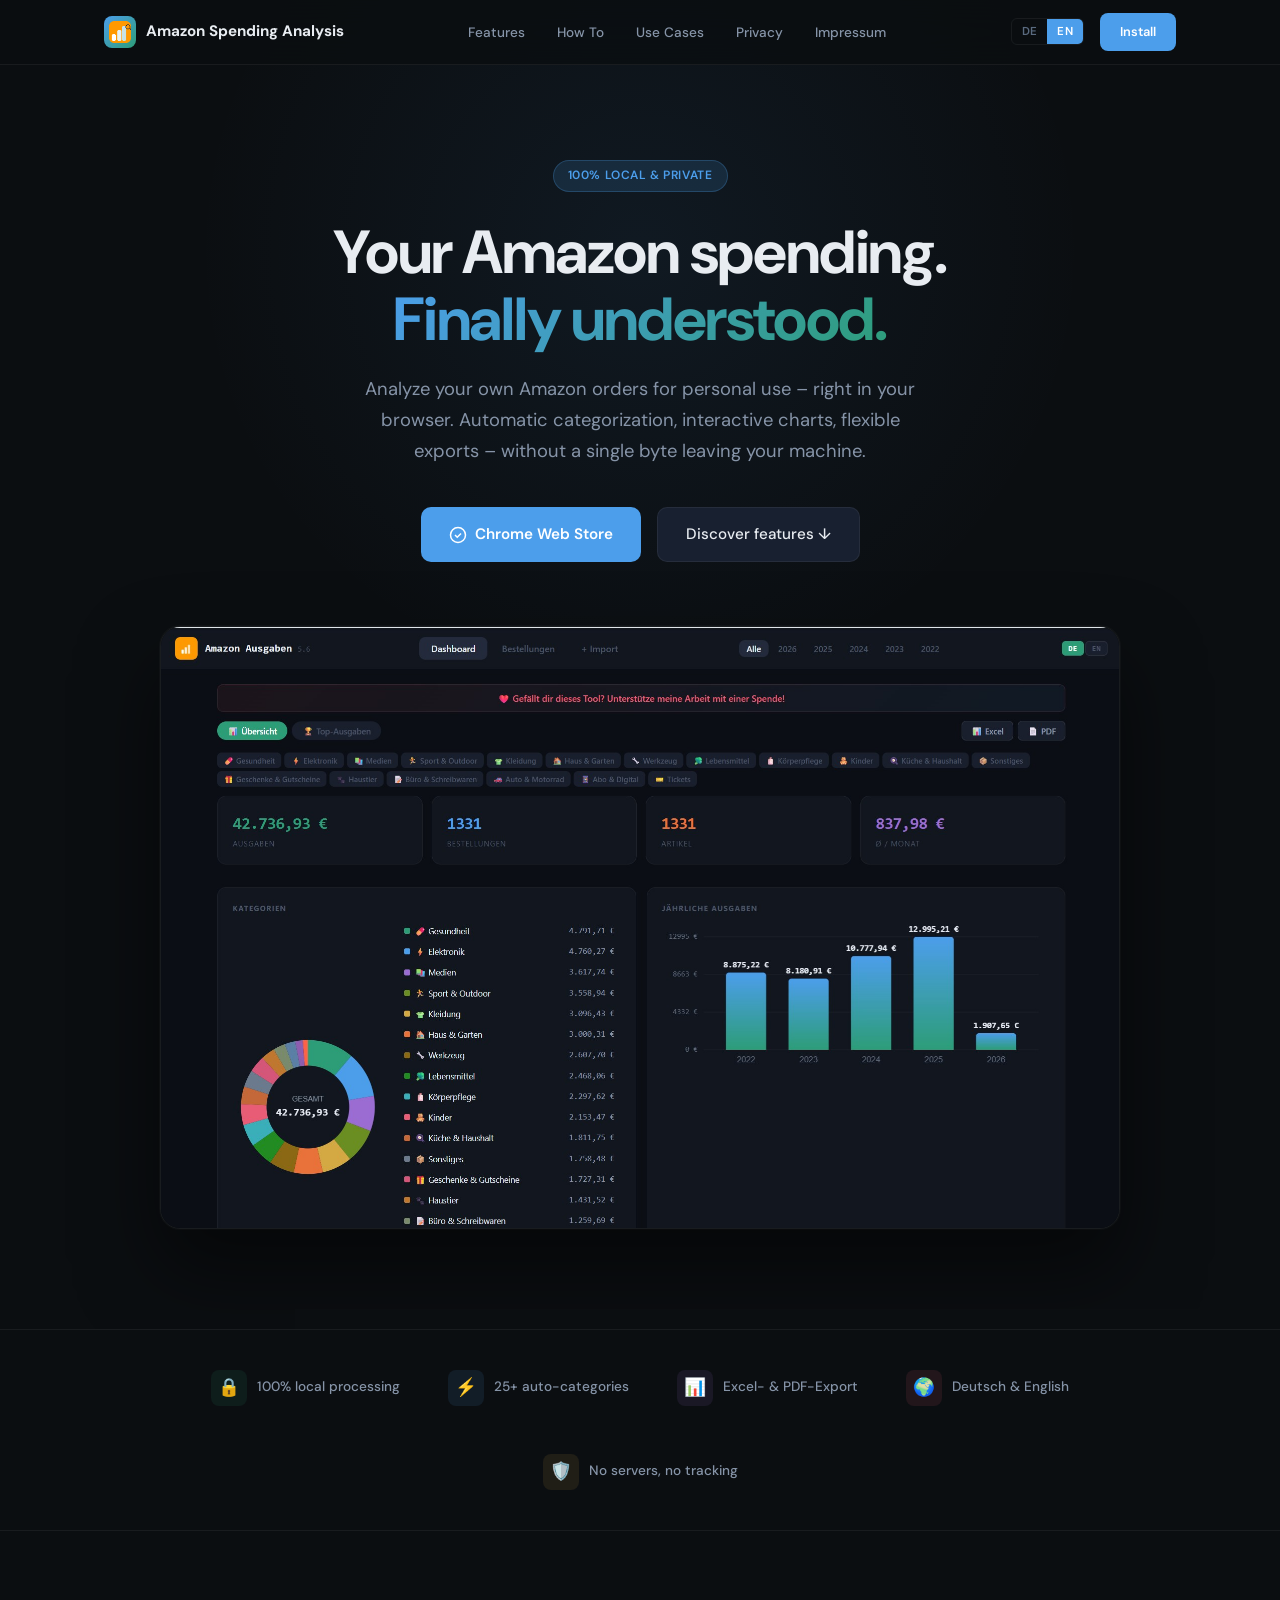
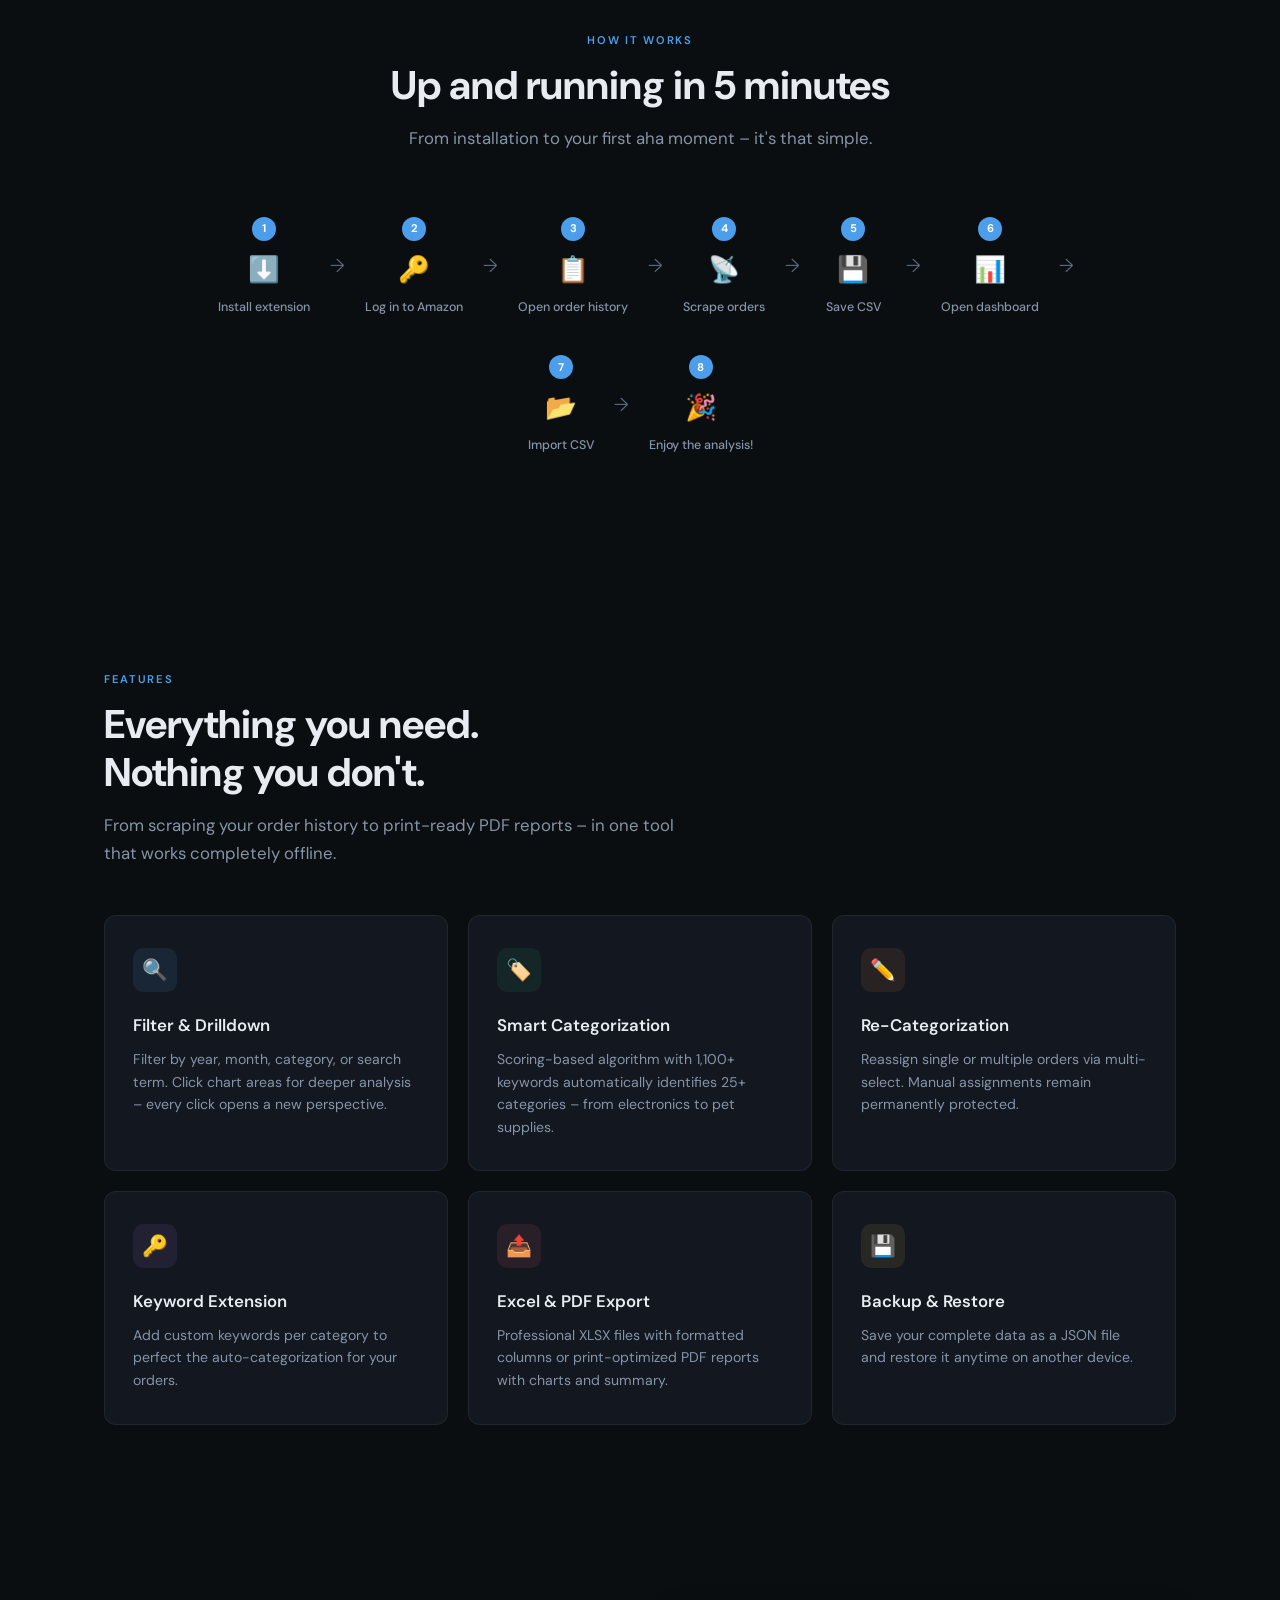
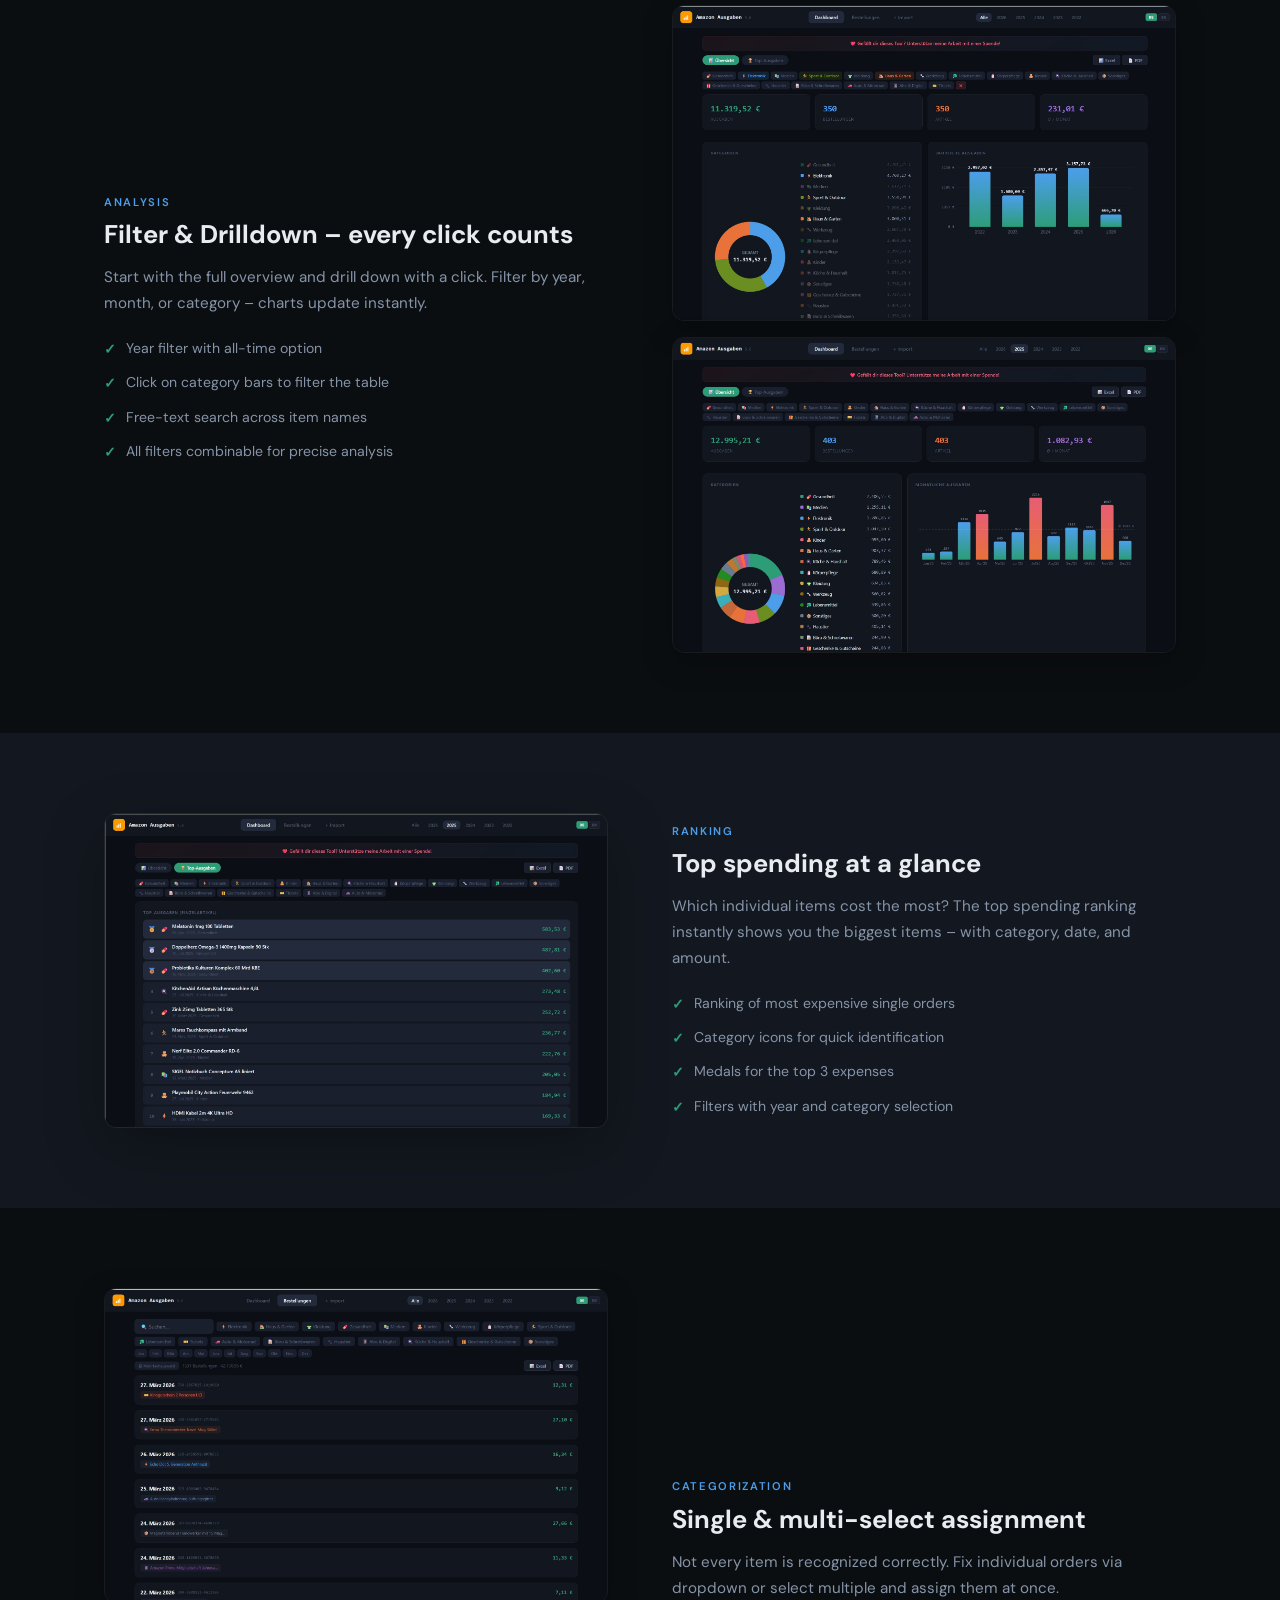
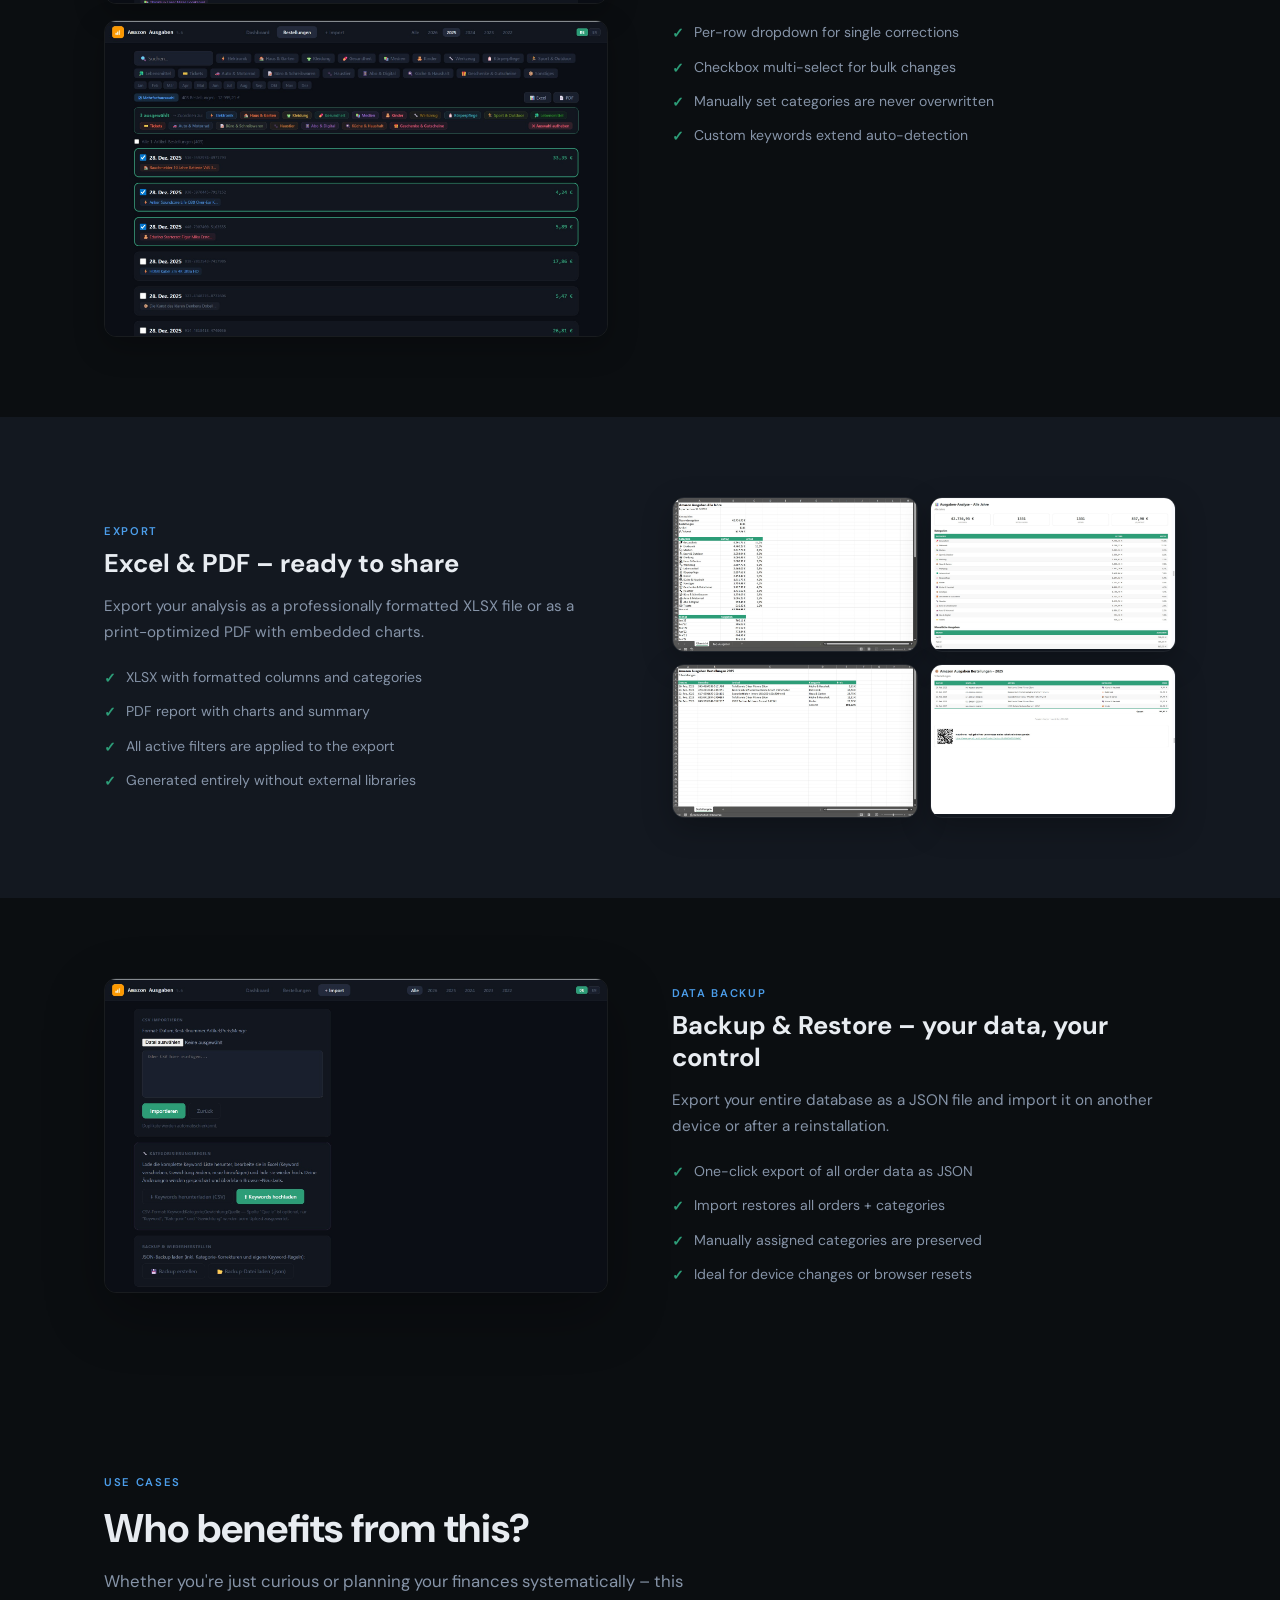
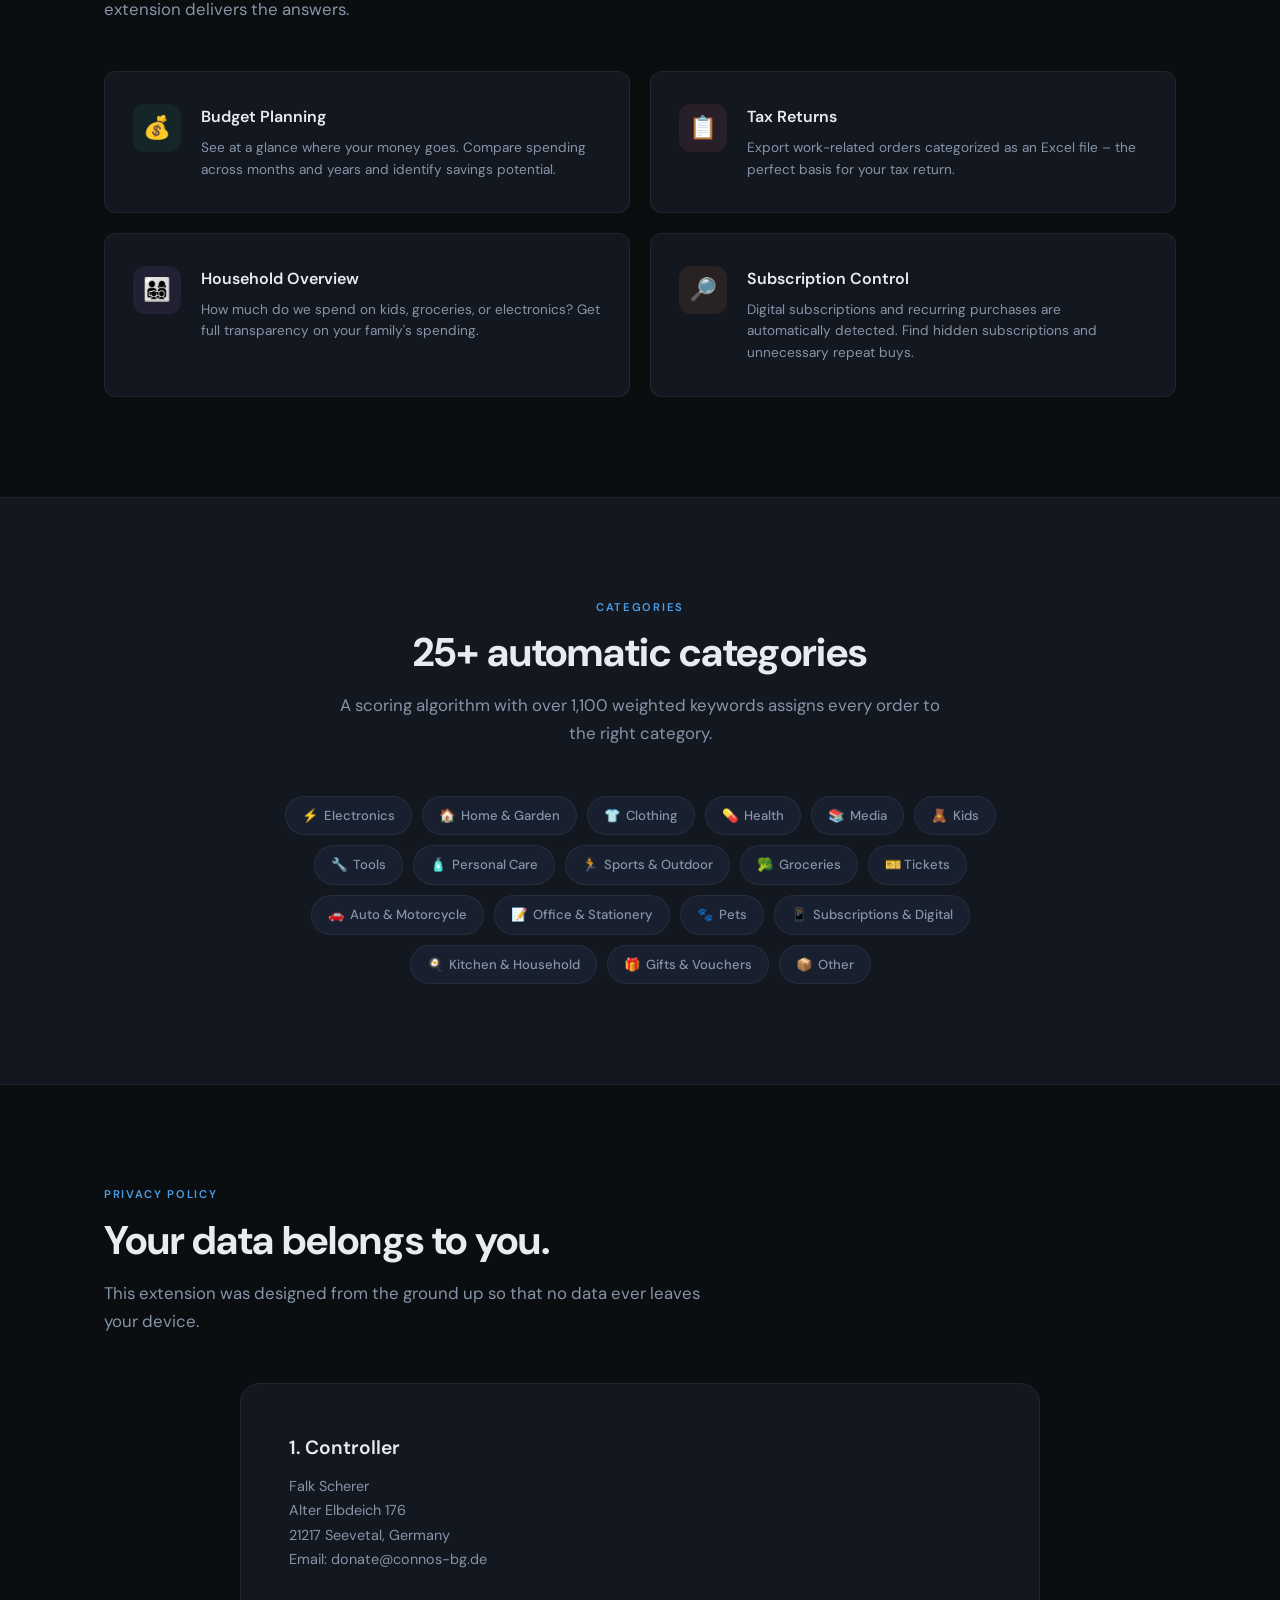
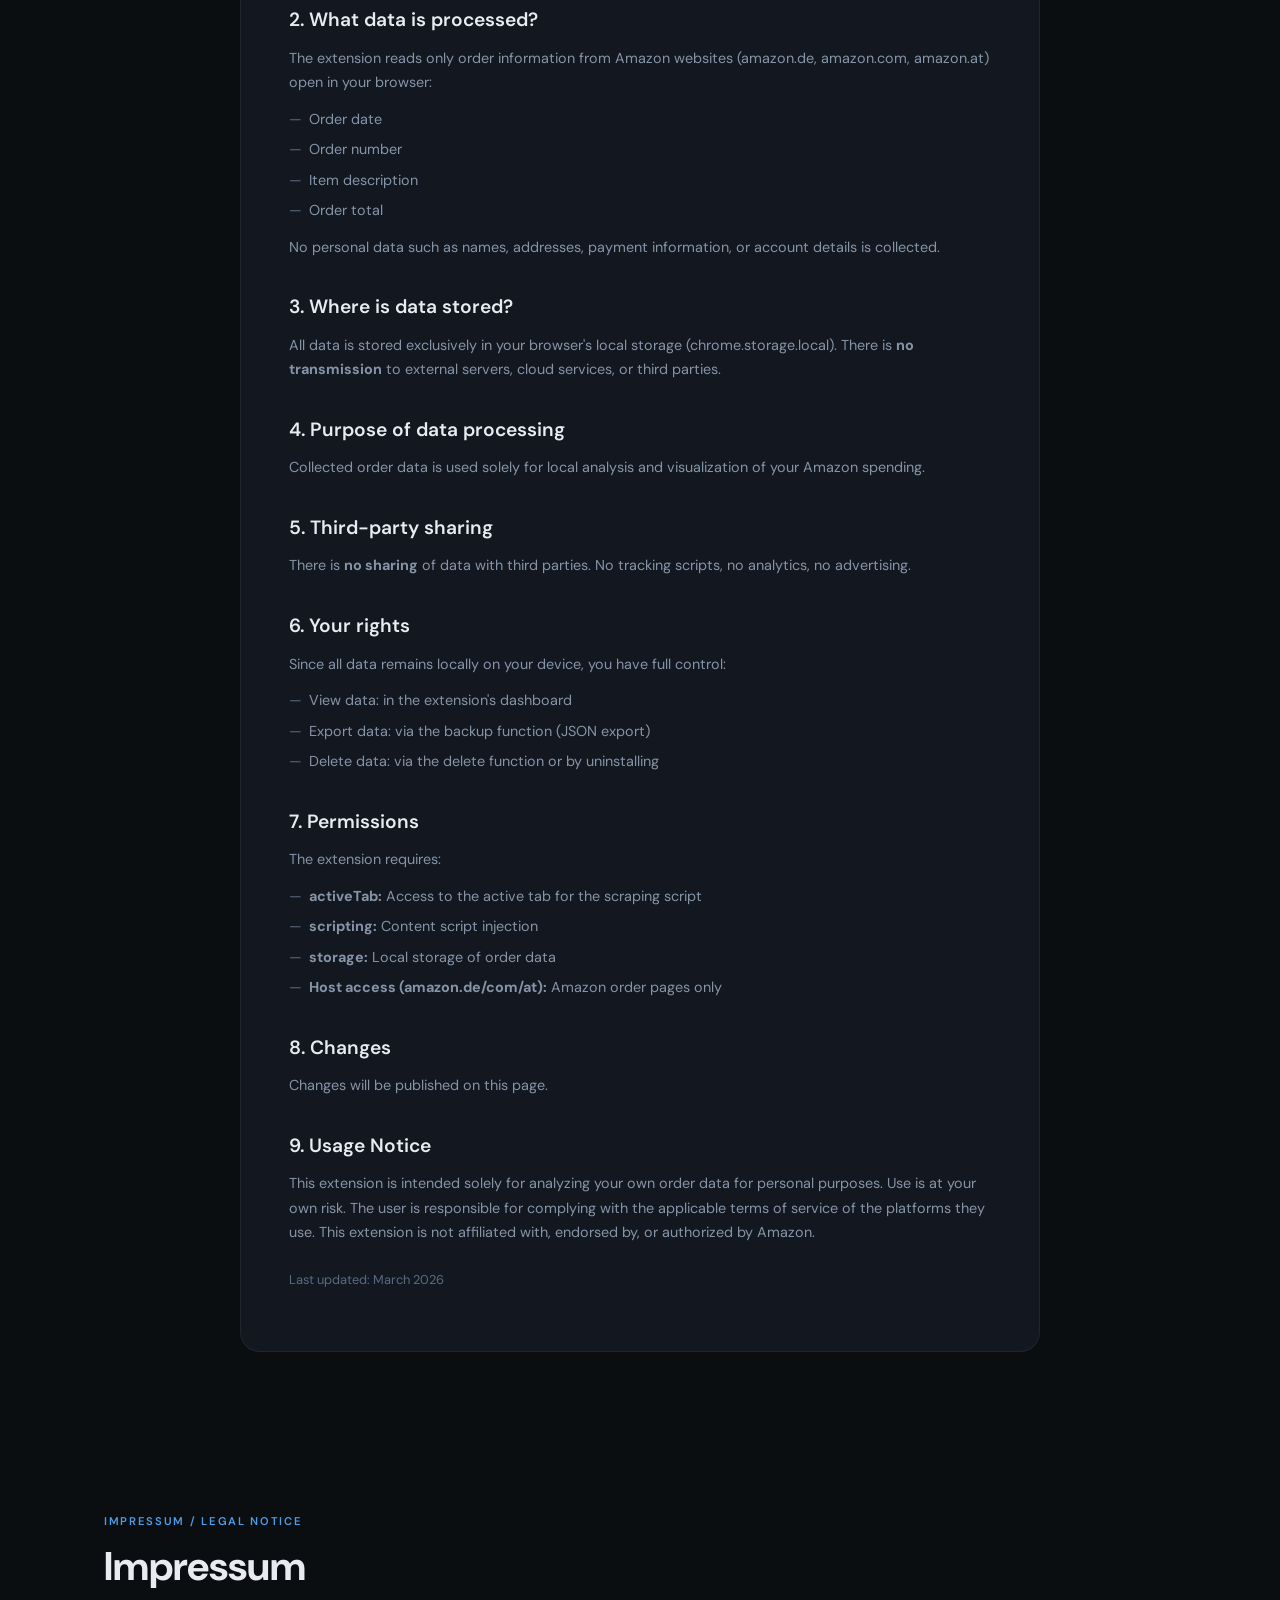
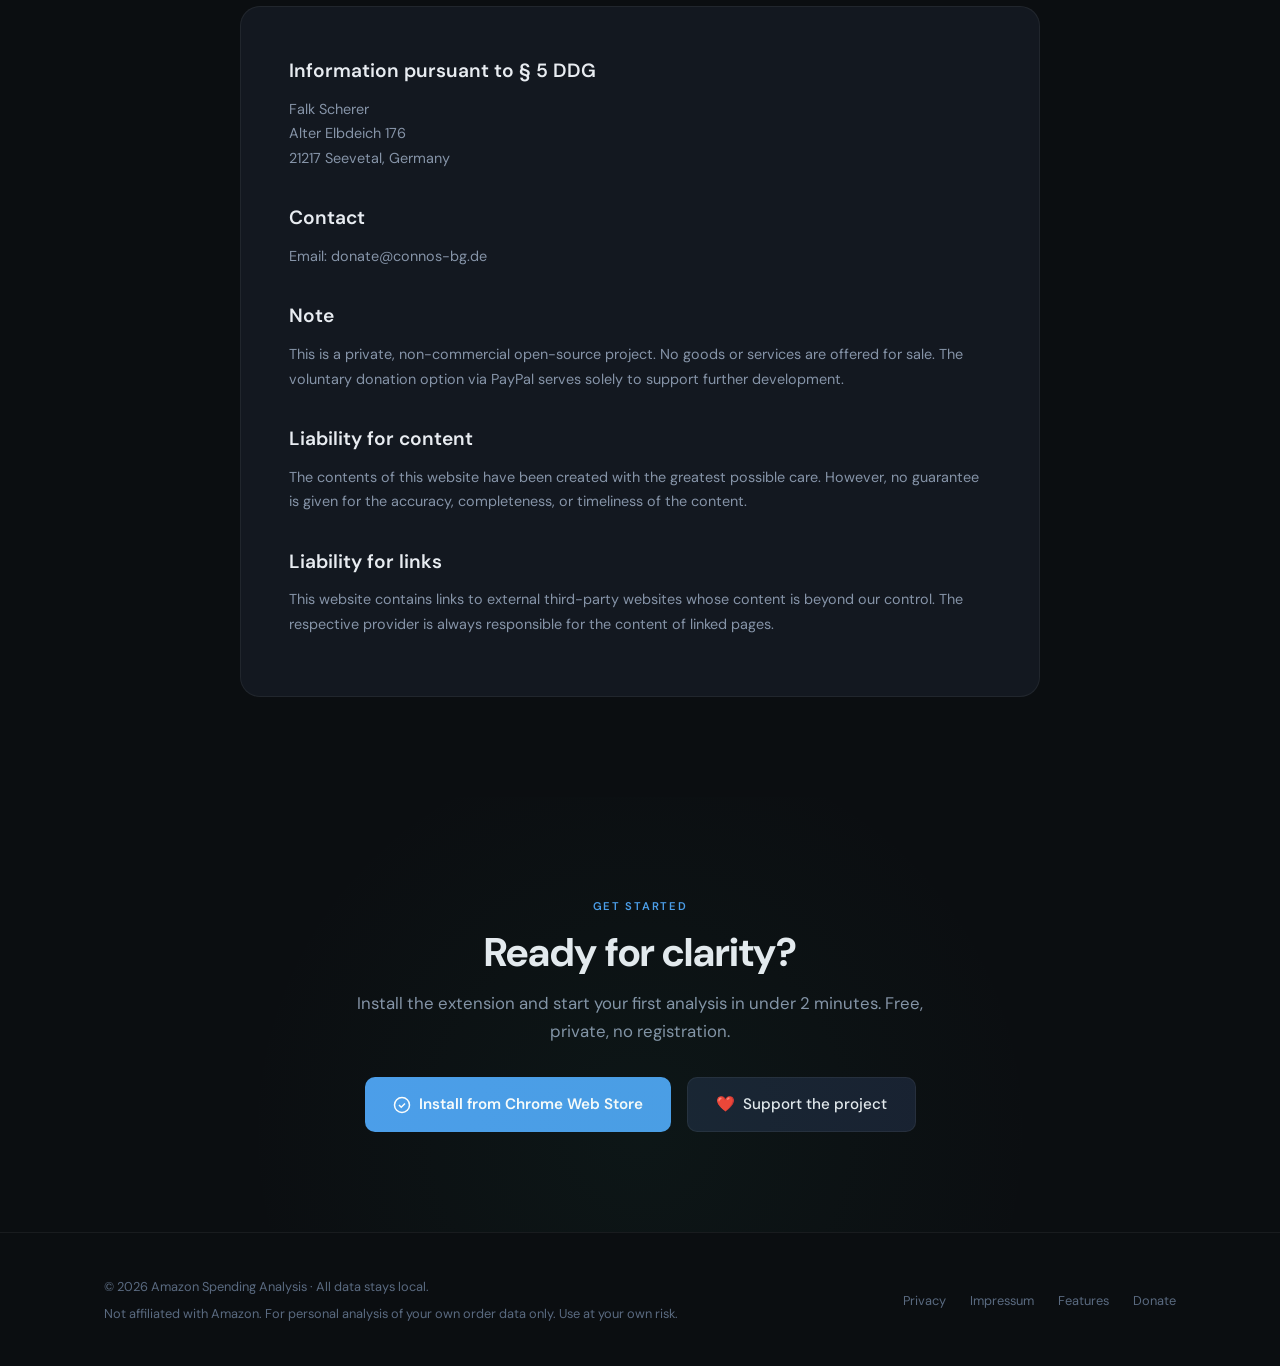
<file: docs/index.html>
<!DOCTYPE html>
<html lang="de">
<head>
<meta charset="UTF-8">
<meta name="viewport" content="width=device-width, initial-scale=1.0">
<title>Amazon Ausgaben-Analyse – Chrome Extension</title>
<meta name="description" content="Analysiere deine Amazon-Ausgaben lokal im Browser. Kategorisierung, Charts, Excel- & PDF-Export. 100% offline, 100% privat.">
<link rel="icon" type="image/png" href="[data-uri]">
<link rel="preconnect" href="https://fonts.googleapis.com">
<link rel="preconnect" href="https://fonts.gstatic.com" crossorigin>
<link href="https://fonts.googleapis.com/css2?family=DM+Sans:ital,opsz,wght@0,9..40,300;0,9..40,400;0,9..40,500;0,9..40,600;0,9..40,700;1,9..40,400&family=JetBrains+Mono:wght@400;500&display=swap" rel="stylesheet">
<style>
*,*::before,*::after{box-sizing:border-box;margin:0;padding:0}
:root{--bg:#0B0E11;--bg-card:#131820;--bg-card-hover:#1A2230;--surface:#182030;--border:rgba(255,255,255,0.06);--border-accent:rgba(76,158,235,0.25);--text:#E8ECF1;--text-muted:#8694A8;--text-dim:#5A6A80;--accent:#4C9EEB;--accent-glow:rgba(76,158,235,0.15);--green:#2D9D78;--orange:#E8723A;--pink:#E85D75;--purple:#9B6CD1;--gold:#D4A843;--radius:12px;--radius-lg:20px;--font:'DM Sans',-apple-system,sans-serif;--mono:'JetBrains Mono',monospace}
html{scroll-behavior:smooth}
body{font-family:var(--font);background:var(--bg);color:var(--text);line-height:1.65;-webkit-font-smoothing:antialiased;overflow-x:hidden}
.container{max-width:1120px;margin:0 auto;padding:0 24px}
a{color:var(--accent);text-decoration:none;transition:color .2s}a:hover{color:#6DB5F5}
.badge{display:inline-block;padding:5px 14px;border-radius:100px;font-size:.75rem;font-weight:600;letter-spacing:.05em;text-transform:uppercase;border:1px solid}
.section-label{font-size:.7rem;font-weight:600;letter-spacing:.15em;text-transform:uppercase;color:var(--accent);margin-bottom:12px}
h2{font-size:clamp(1.75rem,4vw,2.5rem);font-weight:700;line-height:1.2;margin-bottom:16px}
.section-desc{color:var(--text-muted);font-size:1.05rem;max-width:600px;margin-bottom:48px}
section{padding:100px 0}
nav{position:fixed;top:0;left:0;right:0;z-index:100;background:rgba(11,14,17,.8);backdrop-filter:blur(20px);border-bottom:1px solid var(--border);transition:all .3s}
nav .container{display:flex;align-items:center;justify-content:space-between;height:64px}
.nav-logo{display:flex;align-items:center;gap:10px;font-weight:700;font-size:.95rem;color:var(--text)}
.nav-logo-icon{width:32px;height:32px;background:linear-gradient(135deg,var(--accent),var(--green));border-radius:8px;display:flex;align-items:center;justify-content:center;font-size:1rem}
.nav-right{display:flex;align-items:center;gap:16px}
.nav-links{display:flex;gap:32px;list-style:none}
.nav-links a{color:var(--text-muted);font-size:.85rem;font-weight:500;transition:color .2s}.nav-links a:hover{color:var(--text)}
.nav-cta{padding:8px 20px;background:var(--accent);color:#fff!important;border-radius:8px;font-size:.8rem;font-weight:600;transition:transform .2s,box-shadow .2s}.nav-cta:hover{transform:translateY(-1px);box-shadow:0 4px 20px rgba(76,158,235,.3);color:#fff!important}
.lang-toggle{display:flex;border:1px solid var(--border);border-radius:6px;overflow:hidden;flex-shrink:0}
.lang-toggle button{padding:5px 10px;font-size:.72rem;font-weight:600;font-family:var(--font);border:none;background:transparent;color:var(--text-dim);cursor:pointer;transition:all .2s;letter-spacing:.03em}
.lang-toggle button.active{background:var(--accent);color:#fff}
.lang-toggle button:not(.active):hover{color:var(--text-muted);background:rgba(255,255,255,.04)}
.nav-mobile-toggle{display:none;background:none;border:none;color:var(--text);cursor:pointer}
.hero{padding:160px 0 100px;position:relative;overflow:hidden}
.hero::before{content:'';position:absolute;top:-200px;left:50%;transform:translateX(-50%);width:900px;height:900px;background:radial-gradient(circle,rgba(76,158,235,.08) 0%,transparent 70%);pointer-events:none}
.hero .container{display:flex;flex-direction:column;align-items:center;text-align:center;position:relative}
.hero-badge{background:var(--accent-glow);border-color:var(--border-accent);color:var(--accent);margin-bottom:28px}
.hero h1{font-size:clamp(2.2rem,5.5vw,3.8rem);font-weight:700;line-height:1.1;max-width:800px;margin-bottom:20px;letter-spacing:-.02em}
.hero h1 .gradient{background:linear-gradient(135deg,var(--accent),var(--green));-webkit-background-clip:text;-webkit-text-fill-color:transparent;background-clip:text}
.hero-sub{color:var(--text-muted);font-size:1.15rem;max-width:560px;margin-bottom:40px;line-height:1.7}
.hero-actions{display:flex;gap:16px;flex-wrap:wrap;justify-content:center}
.btn-primary{display:inline-flex;align-items:center;gap:8px;padding:14px 28px;background:var(--accent);color:#fff;border-radius:10px;font-size:.95rem;font-weight:600;transition:all .25s;border:none;cursor:pointer}.btn-primary:hover{transform:translateY(-2px);box-shadow:0 8px 30px rgba(76,158,235,.35);color:#fff}
.btn-secondary{display:inline-flex;align-items:center;gap:8px;padding:14px 28px;background:var(--surface);color:var(--text);border:1px solid var(--border);border-radius:10px;font-size:.95rem;font-weight:500;transition:all .25s;cursor:pointer}.btn-secondary:hover{background:var(--bg-card-hover);border-color:rgba(255,255,255,.1);color:var(--text)}
.hero-screenshot{margin-top:64px;width:100%;max-width:960px;border-radius:var(--radius-lg);overflow:hidden;border:1px solid var(--border);box-shadow:0 40px 80px rgba(0,0,0,.5),0 0 0 1px rgba(255,255,255,.03)}
.screenshot-placeholder{width:100%;aspect-ratio:16/9;background:var(--bg-card);display:flex;flex-direction:column;align-items:center;justify-content:center;gap:12px;color:var(--text-dim);font-size:.85rem}
.screenshot-placeholder .icon{font-size:2.5rem;opacity:.3}
.screenshot-placeholder .label{font-family:var(--mono);font-size:.7rem;color:var(--text-dim);background:rgba(255,255,255,.04);padding:4px 12px;border-radius:6px}
.trust-bar{padding:40px 0;border-top:1px solid var(--border);border-bottom:1px solid var(--border)}
.trust-bar .container{display:flex;justify-content:center;gap:48px;flex-wrap:wrap}
.trust-item{display:flex;align-items:center;gap:10px;color:var(--text-muted);font-size:.85rem;font-weight:500}
.trust-icon{width:36px;height:36px;border-radius:8px;display:flex;align-items:center;justify-content:center;font-size:1.1rem}
.features{background:var(--bg)}
.features-grid{display:grid;grid-template-columns:repeat(3,1fr);gap:20px}
.feature-card{background:var(--bg-card);border:1px solid var(--border);border-radius:var(--radius);padding:32px 28px;transition:all .3s;position:relative;overflow:hidden}
.feature-card::before{content:'';position:absolute;top:0;left:0;right:0;height:2px;background:var(--card-accent,var(--accent));opacity:0;transition:opacity .3s}
.feature-card:hover{border-color:rgba(255,255,255,.1);background:var(--bg-card-hover);transform:translateY(-2px)}.feature-card:hover::before{opacity:1}
.feature-icon{width:44px;height:44px;border-radius:10px;display:flex;align-items:center;justify-content:center;font-size:1.3rem;margin-bottom:20px;background:var(--icon-bg,var(--accent-glow))}
.feature-card h3{font-size:1.05rem;font-weight:600;margin-bottom:8px}.feature-card p{color:var(--text-muted);font-size:.88rem;line-height:1.6}
.showcase-section{padding:80px 0}.showcase-section:nth-child(even){background:var(--bg-card)}
.showcase-row{display:grid;grid-template-columns:1fr 1fr;gap:64px;align-items:center}
.showcase-row.reverse{direction:rtl}.showcase-row.reverse>*{direction:ltr}
.showcase-text .section-label{margin-bottom:8px}
.showcase-text h3{font-size:1.6rem;font-weight:700;margin-bottom:14px;line-height:1.25}
.showcase-text p{color:var(--text-muted);font-size:.95rem;margin-bottom:20px;line-height:1.7}
.showcase-list{list-style:none;display:flex;flex-direction:column;gap:10px}
.showcase-list li{display:flex;align-items:flex-start;gap:10px;color:var(--text-muted);font-size:.88rem}
.showcase-list li::before{content:'✓';color:var(--green);font-weight:700;flex-shrink:0;margin-top:1px}
.showcase-screenshot{border-radius:var(--radius);overflow:hidden;border:1px solid var(--border);box-shadow:0 20px 60px rgba(0,0,0,.3)}
.showcase-screenshots-dual{display:flex;flex-direction:column;gap:16px}
.showcase-screenshots-dual .showcase-screenshot{box-shadow:0 10px 30px rgba(0,0,0,.25)}
.showcase-screenshots-grid{display:grid;grid-template-columns:1fr 1fr;gap:12px}
.showcase-screenshots-grid .showcase-screenshot{box-shadow:0 10px 30px rgba(0,0,0,.25)}
@media(max-width:600px){.showcase-screenshots-grid{grid-template-columns:1fr}}
.use-cases{background:var(--bg)}
.use-cases-grid{display:grid;grid-template-columns:repeat(2,1fr);gap:20px}
.use-case-card{background:var(--bg-card);border:1px solid var(--border);border-radius:var(--radius);padding:32px 28px;display:flex;gap:20px;transition:all .3s}.use-case-card:hover{border-color:rgba(255,255,255,.1);background:var(--bg-card-hover)}
.use-case-icon{width:48px;height:48px;border-radius:12px;display:flex;align-items:center;justify-content:center;font-size:1.4rem;flex-shrink:0;background:rgba(76,158,235,.08)}
.use-case-card h3{font-size:1rem;font-weight:600;margin-bottom:6px}.use-case-card p{color:var(--text-muted);font-size:.85rem;line-height:1.6}
.categories{background:var(--bg-card);border-top:1px solid var(--border);border-bottom:1px solid var(--border)}
.categories .container{text-align:center}.categories .section-desc{margin-left:auto;margin-right:auto}
.cat-cloud{display:flex;flex-wrap:wrap;justify-content:center;gap:10px;max-width:800px;margin:0 auto}
.cat-chip{display:inline-flex;align-items:center;gap:6px;padding:8px 16px;border-radius:100px;font-size:.82rem;font-weight:500;background:var(--surface);border:1px solid var(--border);color:var(--text-muted);transition:all .3s}.cat-chip:hover{border-color:rgba(255,255,255,.15);color:var(--text);transform:translateY(-1px)}
.legal-content{background:var(--bg-card);border:1px solid var(--border);border-radius:var(--radius-lg);padding:48px;max-width:800px;margin:0 auto}
.legal-content h3{font-size:1.2rem;font-weight:600;margin-top:32px;margin-bottom:10px;color:var(--text)}.legal-content h3:first-child{margin-top:0}
.legal-content p,.legal-content ul{color:var(--text-muted);font-size:.9rem;line-height:1.7;margin-bottom:12px}
.legal-content ul{list-style:none;padding-left:0}.legal-content ul li{padding-left:20px;position:relative;margin-bottom:6px}.legal-content ul li::before{content:'—';position:absolute;left:0;color:var(--text-dim)}
.cta-section{padding:100px 0;text-align:center;position:relative;overflow:hidden}
.cta-section::before{content:'';position:absolute;bottom:-300px;left:50%;transform:translateX(-50%);width:800px;height:800px;background:radial-gradient(circle,rgba(45,157,120,.06) 0%,transparent 70%);pointer-events:none}
.cta-section h2{margin-bottom:14px}.cta-section .section-desc{margin-left:auto;margin-right:auto;margin-bottom:32px}
.cta-actions{display:flex;gap:16px;justify-content:center;flex-wrap:wrap}
footer{padding:40px 0;border-top:1px solid var(--border)}
footer .container{display:flex;justify-content:space-between;align-items:center;flex-wrap:wrap;gap:16px}
.footer-text{color:var(--text-dim);font-size:.8rem}
.footer-links{display:flex;gap:24px;list-style:none}.footer-links a{color:var(--text-dim);font-size:.8rem;transition:color .2s}.footer-links a:hover{color:var(--text-muted)}
@media(max-width:900px){.features-grid{grid-template-columns:1fr 1fr}.showcase-row{grid-template-columns:1fr;gap:40px}.showcase-row.reverse{direction:ltr}.use-cases-grid{grid-template-columns:1fr}.nav-links{display:none}.nav-mobile-toggle{display:block}}
@media(max-width:600px){.features-grid{grid-template-columns:1fr}.hero h1{font-size:2rem}.trust-bar .container{gap:24px}.legal-content{padding:28px 20px}section{padding:64px 0}}
.steps{display:flex;align-items:center;justify-content:center;flex-wrap:wrap;gap:8px;max-width:900px;margin:0 auto}
.step{display:flex;flex-direction:column;align-items:center;gap:8px;padding:16px 12px;min-width:90px;position:relative}
.step-num{width:24px;height:24px;border-radius:50%;background:var(--accent);color:#fff;font-size:.7rem;font-weight:700;display:flex;align-items:center;justify-content:center}
.step-icon{font-size:1.6rem}
.step-text{font-size:.78rem;color:var(--text-muted);font-weight:500;text-align:center;line-height:1.3}
.step-arrow{color:var(--text-dim);font-size:1.2rem;font-weight:300;flex-shrink:0}
@media(max-width:700px){.step-arrow{display:none}.steps{gap:4px}.step{min-width:70px;padding:10px 6px}.step-icon{font-size:1.3rem}.step-text{font-size:.7rem}}
@keyframes fadeInUp{from{opacity:0;transform:translateY(24px)}to{opacity:1;transform:translateY(0)}}
.animate-in{opacity:0;animation:fadeInUp .6s ease forwards}.delay-1{animation-delay:.1s}.delay-2{animation-delay:.2s}.delay-3{animation-delay:.3s}.delay-4{animation-delay:.4s}
</style>
</head>
<body>

<!-- NAV -->
<nav>
  <div class="container">
    <a href="#" class="nav-logo">
      <div class="nav-logo-icon"><img src="[data-uri]" alt="" style="width:22px;height:22px"></div>
      <span data-i18n="nav_logo">Amazon Ausgaben-Analyse</span>
    </a>
    <ul class="nav-links">
      <li><a href="#features" data-i18n="nav_features">Features</a></li>
      <li><a href="#howto" data-i18n="nav_howto">Anleitung</a></li>
      <li><a href="#use-cases" data-i18n="nav_usecases">Anwendung</a></li>
      <li><a href="#privacy" data-i18n="nav_privacy">Datenschutz</a></li>
      <li><a href="#impressum">Impressum</a></li>
    </ul>
    <div class="nav-right">
      <div class="lang-toggle" role="group" aria-label="Language">
        <button class="active" onclick="setLang('de')">DE</button>
        <button onclick="setLang('en')">EN</button>
      </div>
      <a href="https://chromewebstore.google.com/detail/amazon-spending-analysis/eanpldiggnmcegbokhnpnbdllmpaoene" target="_blank" rel="noopener" class="nav-cta" data-i18n="nav_cta">Installieren</a>
    </div>
    <button class="nav-mobile-toggle" onclick="document.querySelector('.nav-links').classList.toggle('open')" aria-label="Menu">
      <svg width="24" height="24" fill="none" stroke="currentColor" stroke-width="2"><path d="M3 12h18M3 6h18M3 18h18"/></svg>
    </button>
  </div>
</nav>

<!-- HERO -->
<section class="hero">
  <div class="container">
    <span class="badge hero-badge animate-in" data-i18n="hero_badge">100% Lokal & Privat</span>
    <h1 class="animate-in delay-1" data-i18n-html="hero_title">Deine Amazon-Ausgaben.<br><span class="gradient">Endlich durchschaut.</span></h1>
    <p class="hero-sub animate-in delay-2" data-i18n="hero_sub">Analysiere deine eigenen Amazon-Bestellungen für persönliche Zwecke – direkt im Browser. Automatische Kategorisierung, interaktive Charts, flexible Exporte – ohne dass ein einziges Byte deine Maschine verlässt.</p>
    <div class="hero-actions animate-in delay-3">
      <a href="https://chromewebstore.google.com/detail/amazon-spending-analysis/eanpldiggnmcegbokhnpnbdllmpaoene" target="_blank" rel="noopener" class="btn-primary"><svg width="18" height="18" viewBox="0 0 24 24" fill="none" stroke="currentColor" stroke-width="2"><circle cx="12" cy="12" r="10"/><path d="M8 12l3 3 5-5"/></svg> <span data-i18n="hero_cta">Chrome Web Store</span></a>
      <a href="#features" class="btn-secondary"><span data-i18n="hero_cta2">Features entdecken ↓</span></a>
    </div>
    <div class="hero-screenshot animate-in delay-4">
      <div class="screenshot-placeholder" style="aspect-ratio:auto"><img src="screenshot-1.jpg" alt="Dashboard Hauptansicht mit Charts" style="width:100%;display:block"></div>
    </div>
  </div>
</section>

<!-- TRUST BAR -->
<div class="trust-bar">
  <div class="container">
    <div class="trust-item"><div class="trust-icon" style="background:rgba(45,157,120,.1)">🔒</div><span data-i18n="trust_local">100% lokale Verarbeitung</span></div>
    <div class="trust-item"><div class="trust-icon" style="background:rgba(76,158,235,.1)">⚡</div><span data-i18n="trust_cats">25+ Auto-Kategorien</span></div>
    <div class="trust-item"><div class="trust-icon" style="background:rgba(155,108,209,.1)">📊</div><span>Excel- & PDF-Export</span></div>
    <div class="trust-item"><div class="trust-icon" style="background:rgba(232,93,117,.1)">🌍</div><span>Deutsch & English</span></div>
    <div class="trust-item"><div class="trust-icon" style="background:rgba(212,168,67,.1)">🛡️</div><span data-i18n="trust_notrack">Keine Server, kein Tracking</span></div>
  </div>
</div>

<!-- HOW TO -->
<section id="howto">
  <div class="container" style="text-align:center">
    <div class="section-label" data-i18n="ht_l">So funktioniert's</div>
    <h2 data-i18n="ht_t">In 5 Minuten zur Analyse</h2>
    <p class="section-desc" style="margin-left:auto;margin-right:auto" data-i18n="ht_d">Von der Installation bis zum ersten Aha-Moment – so einfach geht's.</p>
    <div class="steps">
      <div class="step"><div class="step-num">1</div><div class="step-icon">⬇️</div><div class="step-text" data-i18n="ht_1">Extension installieren</div></div>
      <div class="step-arrow">→</div>
      <div class="step"><div class="step-num">2</div><div class="step-icon">🔑</div><div class="step-text" data-i18n="ht_2">Bei Amazon einloggen</div></div>
      <div class="step-arrow">→</div>
      <div class="step"><div class="step-num">3</div><div class="step-icon">📋</div><div class="step-text" data-i18n="ht_3">Bestellübersicht öffnen</div></div>
      <div class="step-arrow">→</div>
      <div class="step"><div class="step-num">4</div><div class="step-icon">📡</div><div class="step-text" data-i18n="ht_4">Bestellungen auslesen</div></div>
      <div class="step-arrow">→</div>
      <div class="step"><div class="step-num">5</div><div class="step-icon">💾</div><div class="step-text" data-i18n="ht_5">CSV speichern</div></div>
      <div class="step-arrow">→</div>
      <div class="step"><div class="step-num">6</div><div class="step-icon">📊</div><div class="step-text" data-i18n="ht_6">Dashboard öffnen</div></div>
      <div class="step-arrow">→</div>
      <div class="step"><div class="step-num">7</div><div class="step-icon">📂</div><div class="step-text" data-i18n="ht_7">CSV importieren</div></div>
      <div class="step-arrow">→</div>
      <div class="step"><div class="step-num">8</div><div class="step-icon">🎉</div><div class="step-text" data-i18n="ht_8">Analyse genießen!</div></div>
    </div>
  </div>
</section>

<!-- FEATURES -->
<section class="features" id="features">
  <div class="container">
    <div class="section-label" data-i18n="feat_label">Features</div>
    <h2 data-i18n-html="feat_title">Alles was du brauchst.<br>Nichts was du nicht willst.</h2>
    <p class="section-desc" data-i18n="feat_desc">Vom Scraping deiner Bestellhistorie bis zum druckfertigen PDF-Bericht – in einem Tool, das komplett offline arbeitet.</p>
    <div class="features-grid">
      <div class="feature-card" style="--card-accent:var(--accent);--icon-bg:rgba(76,158,235,.1)"><div class="feature-icon">🔍</div><h3 data-i18n="f1_t">Filter & Drilldown</h3><p data-i18n="f1_d">Filtere nach Jahr, Monat, Kategorie oder Suchbegriff. Klicke auf Chartbereiche für tiefere Analyse – jeder Klick öffnet eine neue Perspektive.</p></div>
      <div class="feature-card" style="--card-accent:var(--green);--icon-bg:rgba(45,157,120,.1)"><div class="feature-icon">🏷️</div><h3 data-i18n="f2_t">Smarte Kategorisierung</h3><p data-i18n="f2_d">Scoring-basierter Algorithmus mit 1.100+ Keywords erkennt automatisch 25+ Kategorien – von Elektronik bis Haustier.</p></div>
      <div class="feature-card" style="--card-accent:var(--orange);--icon-bg:rgba(232,114,58,.1)"><div class="feature-icon">✏️</div><h3 data-i18n="f3_t">Re-Kategorisierung</h3><p data-i18n="f3_d">Einzelne oder mehrere Bestellungen per Multiselekt neu zuordnen. Manuelle Zuordnungen bleiben dauerhaft geschützt.</p></div>
      <div class="feature-card" style="--card-accent:var(--purple);--icon-bg:rgba(155,108,209,.1)"><div class="feature-icon">🔑</div><h3 data-i18n="f4_t">Keyword-Erweiterung</h3><p data-i18n="f4_d">Eigene Keywords pro Kategorie hinzufügen, um die Auto-Kategorisierung für deine Bestellungen zu perfektionieren.</p></div>
      <div class="feature-card" style="--card-accent:var(--pink);--icon-bg:rgba(232,93,117,.1)"><div class="feature-icon">📤</div><h3 data-i18n="f5_t">Excel- & PDF-Export</h3><p data-i18n="f5_d">Professionelle XLSX-Dateien mit formatierten Spalten oder druckoptimierte PDF-Berichte mit Charts und Zusammenfassung.</p></div>
      <div class="feature-card" style="--card-accent:var(--gold);--icon-bg:rgba(212,168,67,.1)"><div class="feature-icon">💾</div><h3 data-i18n="f6_t">Backup & Restore</h3><p data-i18n="f6_d">Sichere deine kompletten Daten als JSON-Datei und stelle sie jederzeit auf einem anderen Gerät wieder her.</p></div>
    </div>
  </div>
</section>

<!-- SHOWCASE -->
<div id="details">
  <section class="showcase-section"><div class="container"><div class="showcase-row">
    <div class="showcase-text">
      <div class="section-label" data-i18n="s1_l">Analyse</div>
      <h3 data-i18n="s1_t">Filter & Drilldown – jeder Klick zählt</h3>
      <p data-i18n="s1_d">Starte mit der Gesamtübersicht und tauche per Klick tiefer ein. Filtere nach Jahr, Monat oder Kategorie – die Charts aktualisieren sich sofort.</p>
      <ul class="showcase-list"><li data-i18n="s1_1">Jahresfilter mit Gesamtzeitraum-Option</li><li data-i18n="s1_2">Klick auf Kategorie-Balken filtert die Tabelle</li><li data-i18n="s1_3">Freitext-Suche durchsucht Artikelnamen</li><li data-i18n="s1_4">Alle Filter kombinierbar für präzise Analyse</li></ul>
    </div>
    <div class="showcase-screenshots-dual">
      <div class="showcase-screenshot"><img src="screenshot-2.jpg" alt="Dashboard Alle Jahre gefiltert" style="width:100%;display:block"></div>
      <div class="showcase-screenshot"><img src="screenshot-6.jpg" alt="Dashboard Einzeljahr mit Monatsansicht" style="width:100%;display:block"></div>
    </div>
  </div></div></section>

  <section class="showcase-section"><div class="container"><div class="showcase-row reverse">
    <div class="showcase-text">
      <div class="section-label" data-i18n="s5_l">Ranking</div>
      <h3 data-i18n="s5_t">Top-Ausgaben auf einen Blick</h3>
      <p data-i18n="s5_d">Welche Einzelartikel haben am meisten gekostet? Das Top-Ausgaben-Ranking zeigt dir sofort die größten Posten – mit Kategorie, Datum und Betrag.</p>
      <ul class="showcase-list"><li data-i18n="s5_1">Ranking der teuersten Einzelbestellungen</li><li data-i18n="s5_2">Kategorie-Icons für schnelle Zuordnung</li><li data-i18n="s5_3">Medaillen für die Top 3 Ausgaben</li><li data-i18n="s5_4">Filtert sich mit Jahres- und Kategorieauswahl</li></ul>
    </div>
    <div class="showcase-screenshot"><img src="screenshot-7.jpg" alt="Top-Ausgaben Ranking" style="width:100%;display:block"></div>
  </div></div></section>

  <section class="showcase-section"><div class="container"><div class="showcase-row reverse">
    <div class="showcase-text">
      <div class="section-label" data-i18n="s2_l">Kategorisierung</div>
      <h3 data-i18n="s2_t">Einzel- & Multiselekt-Zuordnung</h3>
      <p data-i18n="s2_d">Nicht jeder Artikel wird sofort richtig erkannt. Korrigiere einzelne Bestellungen per Dropdown oder wähle mehrere gleichzeitig aus und weise sie einer Kategorie zu.</p>
      <ul class="showcase-list"><li data-i18n="s2_1">Dropdown pro Zeile für Einzelkorrektur</li><li data-i18n="s2_2">Checkbox-Multiselekt für Massenänderung</li><li data-i18n="s2_3">Manuell gesetzte Kategorien werden nie überschrieben</li><li data-i18n="s2_4">Eigene Keywords erweitern die Auto-Erkennung</li></ul>
    </div>
    <div class="showcase-screenshots-dual">
      <div class="showcase-screenshot"><img src="screenshot-8.jpg" alt="Bestellliste mit Kategorien" style="width:100%;display:block"></div>
      <div class="showcase-screenshot"><img src="screenshot-3.jpg" alt="Multiselekt Re-Kategorisierung" style="width:100%;display:block"></div>
    </div>
  </div></div></section>

  <section class="showcase-section"><div class="container"><div class="showcase-row">
    <div class="showcase-text">
      <div class="section-label">Export</div>
      <h3 data-i18n="s3_t">Excel & PDF – bereit zum Teilen</h3>
      <p data-i18n="s3_d">Exportiere deine Analyse als professionell formatierte XLSX-Datei für weitere Auswertung oder als druckoptimiertes PDF mit eingebetteten Charts.</p>
      <ul class="showcase-list"><li data-i18n="s3_1">XLSX mit formatierten Spalten und Kategorien</li><li data-i18n="s3_2">PDF-Bericht mit Diagrammen und Zusammenfassung</li><li data-i18n="s3_3">Alle aktiven Filter werden im Export berücksichtigt</li><li data-i18n="s3_4">Komplett ohne externe Bibliotheken generiert</li></ul>
    </div>
    <div class="showcase-screenshots-grid">
      <div class="showcase-screenshot"><img src="screenshot-4.jpg" alt="Excel Export Dashboard" style="width:100%;display:block"></div>
      <div class="showcase-screenshot"><img src="screenshot-9.jpg" alt="PDF Export Dashboard" style="width:100%;display:block"></div>
      <div class="showcase-screenshot"><img src="screenshot-10.jpg" alt="Excel Export Bestellungen" style="width:100%;display:block"></div>
      <div class="showcase-screenshot"><img src="screenshot-11.jpg" alt="PDF Export Bestellungen" style="width:100%;display:block"></div>
    </div>
  </div></div></section>

  <section class="showcase-section"><div class="container"><div class="showcase-row reverse">
    <div class="showcase-text">
      <div class="section-label" data-i18n="s4_l">Datensicherung</div>
      <h3 data-i18n="s4_t">Backup & Restore – deine Daten, deine Kontrolle</h3>
      <p data-i18n="s4_d">Exportiere deine gesamte Datenbasis als JSON-Datei und importiere sie auf einem anderen Gerät oder nach einer Neuinstallation.</p>
      <ul class="showcase-list"><li data-i18n="s4_1">Ein-Klick-Export aller Bestelldaten als JSON</li><li data-i18n="s4_2">Import stellt alle Bestellungen + Kategorien wieder her</li><li data-i18n="s4_3">Manuell vergebene Kategorien bleiben erhalten</li><li data-i18n="s4_4">Ideal für Gerätewechsel oder Browser-Reset</li></ul>
    </div>
    <div class="showcase-screenshot"><img src="screenshot-5.jpg" alt="Backup & Restore / Import-Tab" style="width:100%;display:block"></div>
  </div></div></section>
</div>

<!-- USE CASES -->
<section class="use-cases" id="use-cases">
  <div class="container">
    <div class="section-label" data-i18n="uc_l">Anwendungsfälle</div>
    <h2 data-i18n="uc_t">Wer profitiert davon?</h2>
    <p class="section-desc" data-i18n="uc_d">Egal ob du einfach neugierig bist oder strukturiert deine Finanzen planst – diese Extension liefert dir die Antworten.</p>
    <div class="use-cases-grid">
      <div class="use-case-card"><div class="use-case-icon" style="background:rgba(45,157,120,.1)">💰</div><div><h3 data-i18n="uc1_t">Budget-Planung</h3><p data-i18n="uc1_d">Erkenne auf einen Blick, wo dein Geld hinfließt. Vergleiche Ausgaben über Monate und Jahre hinweg und identifiziere Einsparpotenziale.</p></div></div>
      <div class="use-case-card"><div class="use-case-icon" style="background:rgba(232,93,117,.1)">📋</div><div><h3 data-i18n="uc2_t">Steuererklärung</h3><p data-i18n="uc2_d">Exportiere beruflich relevante Bestellungen kategorisiert als Excel-Datei – die perfekte Grundlage für die Steuererklärung.</p></div></div>
      <div class="use-case-card"><div class="use-case-icon" style="background:rgba(155,108,209,.1)">👨‍👩‍👧‍👦</div><div><h3 data-i18n="uc3_t">Haushaltsübersicht</h3><p data-i18n="uc3_d">Wie viel geben wir für Kinder, Lebensmittel oder Elektronik aus? Verschaffe dir Transparenz über die Ausgaben deiner Familie.</p></div></div>
      <div class="use-case-card"><div class="use-case-icon" style="background:rgba(232,114,58,.1)">🔎</div><div><h3 data-i18n="uc4_t">Abo-Kontrolle</h3><p data-i18n="uc4_d">Digitale Abos und wiederkehrende Käufe werden automatisch erkannt. Finde versteckte Abos und unnötige Wiederholungskäufe.</p></div></div>
    </div>
  </div>
</section>

<!-- CATEGORIES -->
<section class="categories">
  <div class="container">
    <div class="section-label" data-i18n="cat_l">Kategorien</div>
    <h2 data-i18n="cat_t">25+ automatische Kategorien</h2>
    <p class="section-desc" data-i18n="cat_d">Ein Scoring-Algorithmus mit über 1.100 gewichteten Keywords ordnet jede Bestellung der passenden Kategorie zu.</p>
    <div class="cat-cloud">
      <span class="cat-chip">⚡ <span data-i18n="c1">Elektronik</span></span>
      <span class="cat-chip">🏠 <span data-i18n="c2">Haus & Garten</span></span>
      <span class="cat-chip">👕 <span data-i18n="c3">Kleidung</span></span>
      <span class="cat-chip">💊 <span data-i18n="c4">Gesundheit</span></span>
      <span class="cat-chip">📚 <span data-i18n="c5">Medien</span></span>
      <span class="cat-chip">🧸 <span data-i18n="c6">Kinder</span></span>
      <span class="cat-chip">🔧 <span data-i18n="c7">Werkzeug</span></span>
      <span class="cat-chip">🧴 <span data-i18n="c8">Körperpflege</span></span>
      <span class="cat-chip">🏃 <span data-i18n="c9">Sport & Outdoor</span></span>
      <span class="cat-chip">🥦 <span data-i18n="c10">Lebensmittel</span></span>
      <span class="cat-chip">🎫 Tickets</span>
      <span class="cat-chip">🚗 <span data-i18n="c11">Auto & Motorrad</span></span>
      <span class="cat-chip">📝 <span data-i18n="c12">Büro & Schreibwaren</span></span>
      <span class="cat-chip">🐾 <span data-i18n="c13">Haustier</span></span>
      <span class="cat-chip">📱 <span data-i18n="c14">Abo & Digital</span></span>
      <span class="cat-chip">🍳 <span data-i18n="c15">Küche & Haushalt</span></span>
      <span class="cat-chip">🎁 <span data-i18n="c16">Geschenke & Gutscheine</span></span>
      <span class="cat-chip">📦 <span data-i18n="c17">Sonstiges</span></span>
    </div>
  </div>
</section>

<!-- PRIVACY -->
<section id="privacy">
  <div class="container">
    <div class="section-label" data-i18n="priv_l">Datenschutzrichtlinie</div>
    <h2 data-i18n="priv_t">Deine Daten gehören dir.</h2>
    <p class="section-desc" data-i18n="priv_d">Diese Extension wurde von Grund auf so konzipiert, dass keinerlei Daten dein Gerät verlassen.</p>
    <div class="legal-content">
      <div class="lang-de">
        <h3>1. Verantwortlicher</h3><p>Falk Scherer<br>Alter Elbdeich 176<br>21217 Seevetal<br>E-Mail: donate@connos-bg.de</p>
        <h3>2. Welche Daten werden verarbeitet?</h3><p>Die Extension liest ausschließlich Bestellinformationen von den Amazon-Webseiten (amazon.de, amazon.com, amazon.at), die du im Browser geöffnet hast:</p><ul><li>Bestelldatum</li><li>Bestellnummer</li><li>Artikelbezeichnung</li><li>Bestellsumme</li></ul><p>Es werden keine personenbezogenen Daten wie Name, Adresse, Zahlungsinformationen oder Kontodaten erfasst.</p>
        <h3>3. Wo werden die Daten gespeichert?</h3><p>Alle Daten werden ausschließlich lokal in deinem Browser gespeichert (chrome.storage.local). Es erfolgt <strong>keine Übertragung</strong> an externe Server, Cloud-Dienste oder Drittanbieter.</p>
        <h3>4. Zweck der Datenverarbeitung</h3><p>Die erfassten Bestelldaten dienen ausschließlich der lokalen Analyse und Visualisierung deiner Amazon-Ausgaben im Dashboard.</p>
        <h3>5. Weitergabe an Dritte</h3><p>Es findet <strong>keine Weitergabe</strong> von Daten an Dritte statt. Keine Tracking-Skripte, keine Analytics, keine Werbung.</p>
        <h3>6. Deine Rechte</h3><p>Da alle Daten lokal verbleiben, hast du die volle Kontrolle:</p><ul><li>Daten einsehen: im Dashboard der Extension</li><li>Daten exportieren: über die Backup-Funktion (JSON-Export)</li><li>Daten löschen: über die Löschfunktion oder durch Deinstallation</li></ul>
        <h3>7. Berechtigungen</h3><p>Die Extension benötigt:</p><ul><li><strong>activeTab:</strong> Zugriff auf den aktiven Tab für das Scraping-Skript</li><li><strong>scripting:</strong> Injektion des Content-Skripts</li><li><strong>storage:</strong> Lokale Speicherung der Bestelldaten</li><li><strong>Host-Zugriff (amazon.de/com/at):</strong> Nur Amazon-Bestellseiten</li></ul>
        <h3>8. Änderungen</h3><p>Änderungen werden auf dieser Seite veröffentlicht.</p>
        <h3>9. Nutzungshinweis</h3><p>Diese Extension dient ausschließlich der Analyse deiner eigenen Bestelldaten für persönliche Zwecke. Die Nutzung erfolgt auf eigene Verantwortung. Der Nutzer ist selbst dafür verantwortlich, die jeweils geltenden Nutzungsbedingungen der von ihm genutzten Plattformen einzuhalten. Diese Extension steht in keiner Verbindung zu Amazon und wird von Amazon weder unterstützt noch autorisiert.</p>
        <p style="margin-top:24px;color:var(--text-dim);font-size:.8rem">Stand: März 2026</p>
      </div>
      <div class="lang-en" style="display:none">
        <h3>1. Controller</h3><p>Falk Scherer<br>Alter Elbdeich 176<br>21217 Seevetal, Germany<br>Email: donate@connos-bg.de</p>
        <h3>2. What data is processed?</h3><p>The extension reads only order information from Amazon websites (amazon.de, amazon.com, amazon.at) open in your browser:</p><ul><li>Order date</li><li>Order number</li><li>Item description</li><li>Order total</li></ul><p>No personal data such as names, addresses, payment information, or account details is collected.</p>
        <h3>3. Where is data stored?</h3><p>All data is stored exclusively in your browser's local storage (chrome.storage.local). There is <strong>no transmission</strong> to external servers, cloud services, or third parties.</p>
        <h3>4. Purpose of data processing</h3><p>Collected order data is used solely for local analysis and visualization of your Amazon spending.</p>
        <h3>5. Third-party sharing</h3><p>There is <strong>no sharing</strong> of data with third parties. No tracking scripts, no analytics, no advertising.</p>
        <h3>6. Your rights</h3><p>Since all data remains locally on your device, you have full control:</p><ul><li>View data: in the extension's dashboard</li><li>Export data: via the backup function (JSON export)</li><li>Delete data: via the delete function or by uninstalling</li></ul>
        <h3>7. Permissions</h3><p>The extension requires:</p><ul><li><strong>activeTab:</strong> Access to the active tab for the scraping script</li><li><strong>scripting:</strong> Content script injection</li><li><strong>storage:</strong> Local storage of order data</li><li><strong>Host access (amazon.de/com/at):</strong> Amazon order pages only</li></ul>
        <h3>8. Changes</h3><p>Changes will be published on this page.</p>
        <h3>9. Usage Notice</h3><p>This extension is intended solely for analyzing your own order data for personal purposes. Use is at your own risk. The user is responsible for complying with the applicable terms of service of the platforms they use. This extension is not affiliated with, endorsed by, or authorized by Amazon.</p>
        <p style="margin-top:24px;color:var(--text-dim);font-size:.8rem">Last updated: March 2026</p>
      </div>
    </div>
  </div>
</section>

<!-- IMPRESSUM -->
<section id="impressum" style="padding-top:60px">
  <div class="container">
    <div class="section-label">Impressum / Legal Notice</div>
    <h2>Impressum</h2>
    <div class="legal-content">
      <div class="lang-de">
        <h3>Angaben gemäß § 5 DDG</h3><p>Falk Scherer<br>Alter Elbdeich 176<br>21217 Seevetal</p>
        <h3>Kontakt</h3><p>E-Mail: donate@connos-bg.de</p>
        <h3>Hinweis</h3><p>Dies ist ein privates, nicht-kommerzielles Open-Source-Projekt. Es werden keine Waren oder Dienstleistungen angeboten. Die freiwillige Spendenmöglichkeit via PayPal dient ausschließlich der Unterstützung der Weiterentwicklung.</p>
        <h3>Haftung für Inhalte</h3><p>Die Inhalte dieser Seite wurden mit größter Sorgfalt erstellt. Für die Richtigkeit, Vollständigkeit und Aktualität der Inhalte wird jedoch keine Gewähr übernommen.</p>
        <h3>Haftung für Links</h3><p>Diese Website enthält Links zu externen Webseiten Dritter, auf deren Inhalte kein Einfluss besteht. Für die Inhalte der verlinkten Seiten ist stets der jeweilige Anbieter verantwortlich.</p>
      </div>
      <div class="lang-en" style="display:none">
        <h3>Information pursuant to § 5 DDG</h3><p>Falk Scherer<br>Alter Elbdeich 176<br>21217 Seevetal, Germany</p>
        <h3>Contact</h3><p>Email: donate@connos-bg.de</p>
        <h3>Note</h3><p>This is a private, non-commercial open-source project. No goods or services are offered for sale. The voluntary donation option via PayPal serves solely to support further development.</p>
        <h3>Liability for content</h3><p>The contents of this website have been created with the greatest possible care. However, no guarantee is given for the accuracy, completeness, or timeliness of the content.</p>
        <h3>Liability for links</h3><p>This website contains links to external third-party websites whose content is beyond our control. The respective provider is always responsible for the content of linked pages.</p>
      </div>
    </div>
  </div>
</section>

<!-- CTA -->
<section class="cta-section" id="install">
  <div class="container">
    <div class="section-label" data-i18n="cta_l">Jetzt starten</div>
    <h2 data-i18n="cta_t">Bereit für den Durchblick?</h2>
    <p class="section-desc" data-i18n="cta_d">Installiere die Extension und starte deine erste Analyse in unter 2 Minuten. Kostenlos, privat, ohne Registrierung.</p>
    <div class="cta-actions">
      <a href="https://chromewebstore.google.com/detail/amazon-spending-analysis/eanpldiggnmcegbokhnpnbdllmpaoene" target="_blank" rel="noopener" class="btn-primary"><svg width="18" height="18" viewBox="0 0 24 24" fill="none" stroke="currentColor" stroke-width="2"><circle cx="12" cy="12" r="10"/><path d="M8 12l3 3 5-5"/></svg> <span data-i18n="cta_btn">Aus dem Chrome Web Store installieren</span></a>
      <a href="https://www.paypal.com/donate/?hosted_button_id=LBAGVGGLPXMYQ" target="_blank" rel="noopener" class="btn-secondary">❤️ <span data-i18n="cta_donate">Projekt unterstützen</span></a>
    </div>
  </div>
</section>

<!-- FOOTER -->
<footer>
  <div class="container">
    <div>
      <span class="footer-text" data-i18n="footer">© 2026 Amazon Ausgaben-Analyse · Alle Daten bleiben lokal.</span>
      <br><span class="footer-text" data-i18n="footer_disc">Nicht verbunden mit Amazon. Nur zur Analyse eigener Bestelldaten für persönliche Zwecke. Nutzung auf eigene Verantwortung.</span>
    </div>
    <ul class="footer-links">
      <li><a href="#privacy" data-i18n="nav_privacy">Datenschutz</a></li>
      <li><a href="#impressum">Impressum</a></li>
      <li><a href="#features" data-i18n="nav_features">Features</a></li>
      <li><a href="https://www.paypal.com/donate/?hosted_button_id=LBAGVGGLPXMYQ" target="_blank" rel="noopener" data-i18n="f_donate">Spenden</a></li>
    </ul>
  </div>
</footer>

<script>
/* ═══════════════════════════════════════════════════════════
   GLOBAL i18n – one toggle, entire page switches
   ═══════════════════════════════════════════════════════════ */
var T = {
  nav_logo:'Amazon Spending Analysis', nav_features:'Features', nav_howto:'How To', nav_details:'Details',
  nav_usecases:'Use Cases', nav_privacy:'Privacy', nav_cta:'Install',
  hero_badge:'100% Local & Private',
  hero_title:'Your Amazon spending.<br><span class="gradient">Finally understood.</span>',
  hero_sub:'Analyze your own Amazon orders for personal use – right in your browser. Automatic categorization, interactive charts, flexible exports – without a single byte leaving your machine.',
  hero_cta:'Chrome Web Store', hero_cta2:'Discover features ↓',
  ss1:'Screenshot: Dashboard main view with charts',
  trust_local:'100% local processing', trust_cats:'25+ auto-categories', trust_notrack:'No servers, no tracking',
  ht_l:'How It Works', ht_t:'Up and running in 5 minutes',
  ht_d:'From installation to your first aha moment – it\'s that simple.',
  ht_1:'Install extension', ht_2:'Log in to Amazon', ht_3:'Open order history',
  ht_4:'Scrape orders', ht_5:'Save CSV', ht_6:'Open dashboard',
  ht_7:'Import CSV', ht_8:'Enjoy the analysis!',
  feat_label:'Features', feat_title:'Everything you need.<br>Nothing you don\'t.',
  feat_desc:'From scraping your order history to print-ready PDF reports – in one tool that works completely offline.',
  f1_t:'Filter & Drilldown', f1_d:'Filter by year, month, category, or search term. Click chart areas for deeper analysis – every click opens a new perspective.',
  f2_t:'Smart Categorization', f2_d:'Scoring-based algorithm with 1,100+ keywords automatically identifies 25+ categories – from electronics to pet supplies.',
  f3_t:'Re-Categorization', f3_d:'Reassign single or multiple orders via multi-select. Manual assignments remain permanently protected.',
  f4_t:'Keyword Extension', f4_d:'Add custom keywords per category to perfect the auto-categorization for your orders.',
  f5_t:'Excel & PDF Export', f5_d:'Professional XLSX files with formatted columns or print-optimized PDF reports with charts and summary.',
  f6_t:'Backup & Restore', f6_d:'Save your complete data as a JSON file and restore it anytime on another device.',
  s1_l:'Analysis', s1_t:'Filter & Drilldown – every click counts',
  s1_d:'Start with the full overview and drill down with a click. Filter by year, month, or category – charts update instantly.',
  s1_1:'Year filter with all-time option', s1_2:'Click on category bars to filter the table',
  s1_3:'Free-text search across item names', s1_4:'All filters combinable for precise analysis',
  ss2:'Screenshot: Filter & drilldown active',
  s5_l:'Ranking', s5_t:'Top spending at a glance',
  s5_d:'Which individual items cost the most? The top spending ranking instantly shows you the biggest items – with category, date, and amount.',
  s5_1:'Ranking of most expensive single orders', s5_2:'Category icons for quick identification',
  s5_3:'Medals for the top 3 expenses', s5_4:'Filters with year and category selection',
  s2_l:'Categorization', s2_t:'Single & multi-select assignment',
  s2_d:'Not every item is recognized correctly. Fix individual orders via dropdown or select multiple and assign them at once.',
  s2_1:'Per-row dropdown for single corrections', s2_2:'Checkbox multi-select for bulk changes',
  s2_3:'Manually set categories are never overwritten', s2_4:'Custom keywords extend auto-detection',
  ss3:'Screenshot: Re-categorization with multi-select',
  s3_t:'Excel & PDF – ready to share',
  s3_d:'Export your analysis as a professionally formatted XLSX file or as a print-optimized PDF with embedded charts.',
  s3_1:'XLSX with formatted columns and categories', s3_2:'PDF report with charts and summary',
  s3_3:'All active filters are applied to the export', s3_4:'Generated entirely without external libraries',
  ss4:'Screenshot: Export options / PDF preview',
  s4_l:'Data Backup', s4_t:'Backup & Restore – your data, your control',
  s4_d:'Export your entire database as a JSON file and import it on another device or after a reinstallation.',
  s4_1:'One-click export of all order data as JSON', s4_2:'Import restores all orders + categories',
  s4_3:'Manually assigned categories are preserved', s4_4:'Ideal for device changes or browser resets',
  ss5:'Screenshot: Backup & Restore / Import tab',
  uc_l:'Use Cases', uc_t:'Who benefits from this?',
  uc_d:'Whether you\'re just curious or planning your finances systematically – this extension delivers the answers.',
  uc1_t:'Budget Planning', uc1_d:'See at a glance where your money goes. Compare spending across months and years and identify savings potential.',
  uc2_t:'Tax Returns', uc2_d:'Export work-related orders categorized as an Excel file – the perfect basis for your tax return.',
  uc3_t:'Household Overview', uc3_d:'How much do we spend on kids, groceries, or electronics? Get full transparency on your family\'s spending.',
  uc4_t:'Subscription Control', uc4_d:'Digital subscriptions and recurring purchases are automatically detected. Find hidden subscriptions and unnecessary repeat buys.',
  cat_l:'Categories', cat_t:'25+ automatic categories',
  cat_d:'A scoring algorithm with over 1,100 weighted keywords assigns every order to the right category.',
  c1:'Electronics',c2:'Home & Garden',c3:'Clothing',c4:'Health',c5:'Media',c6:'Kids',c7:'Tools',
  c8:'Personal Care',c9:'Sports & Outdoor',c10:'Groceries',c11:'Auto & Motorcycle',
  c12:'Office & Stationery',c13:'Pets',c14:'Subscriptions & Digital',c15:'Kitchen & Household',
  c16:'Gifts & Vouchers',c17:'Other',
  priv_l:'Privacy Policy', priv_t:'Your data belongs to you.',
  priv_d:'This extension was designed from the ground up so that no data ever leaves your device.',
  cta_l:'Get Started', cta_t:'Ready for clarity?',
  cta_d:'Install the extension and start your first analysis in under 2 minutes. Free, private, no registration.',
  cta_btn:'Install from Chrome Web Store', cta_donate:'Support the project',
  footer:'© 2026 Amazon Spending Analysis · All data stays local.',
  footer_disc:'Not affiliated with Amazon. For personal analysis of your own order data only. Use at your own risk.', f_donate:'Donate'
};

var curLang='de';
function setLang(l){
  curLang=l;
  document.documentElement.lang=l;
  document.querySelectorAll('.lang-toggle button').forEach(function(b){b.classList.toggle('active',b.textContent.trim()===l.toUpperCase())});
  document.querySelectorAll('.lang-de').forEach(function(e){e.style.display=l==='de'?'block':'none'});
  document.querySelectorAll('.lang-en').forEach(function(e){e.style.display=l==='en'?'block':'none'});
  if(l==='de'){
    document.querySelectorAll('[data-i18n]').forEach(function(e){if(e._origT)e.textContent=e._origT});
    document.querySelectorAll('[data-i18n-html]').forEach(function(e){if(e._origH)e.innerHTML=e._origH});
  } else {
    document.querySelectorAll('[data-i18n]').forEach(function(e){var k=e.getAttribute('data-i18n');if(T[k])e.textContent=T[k]});
    document.querySelectorAll('[data-i18n-html]').forEach(function(e){var k=e.getAttribute('data-i18n-html');if(T[k])e.innerHTML=T[k]});
  }
}

document.addEventListener('DOMContentLoaded',function(){
  document.querySelectorAll('[data-i18n]').forEach(function(e){e._origT=e.textContent});
  document.querySelectorAll('[data-i18n-html]').forEach(function(e){e._origH=e.innerHTML});
  var bl=(navigator.language||'de').substring(0,2);
  if(bl!=='de')setLang('en');
});

var obs=new IntersectionObserver(function(entries){entries.forEach(function(e){if(e.isIntersecting){e.target.style.opacity='1';e.target.style.transform='translateY(0)'}})},{threshold:.1,rootMargin:'0px 0px -40px 0px'});
document.querySelectorAll('.feature-card,.use-case-card,.showcase-row,.cat-chip,.step').forEach(function(e){e.style.opacity='0';e.style.transform='translateY(20px)';e.style.transition='opacity .5s ease,transform .5s ease';obs.observe(e)});

window.addEventListener('scroll',function(){var n=document.querySelector('nav');if(window.scrollY>50){n.style.borderBottomColor='rgba(255,255,255,.08)';n.style.background='rgba(11,14,17,.95)'}else{n.style.borderBottomColor='rgba(255,255,255,.06)';n.style.background='rgba(11,14,17,.8)'}});
</script>
</body>
</html>
</file>
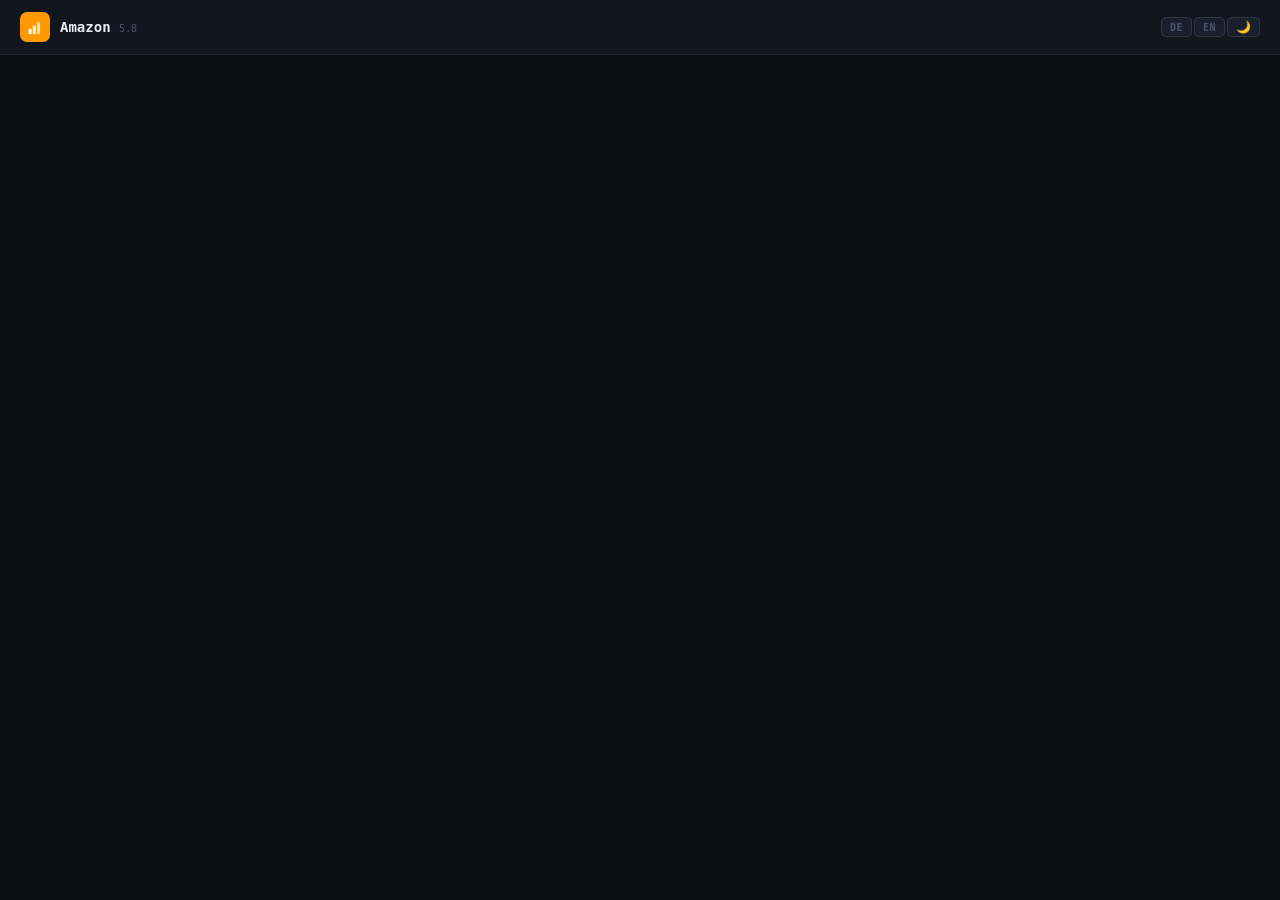
<file: amazon-extension/dashboard.html>
<!DOCTYPE html>
<html>
<head>
<meta charset="UTF-8">
<meta name="viewport" content="width=device-width, initial-scale=1.0">
<title>Amazon Spending Analysis 5.8</title>
<link rel="stylesheet" href="dashboard.css">
</head>
<body>
<div class="header">
  <div class="logo-area"><div class="logo"><svg width="18" height="18" viewBox="0 0 128 128"><rect x="18" y="76" width="22" height="38" rx="6" fill="#fff"/><rect x="48" y="54" width="22" height="60" rx="6" fill="#fff" opacity=".88"/><rect x="78" y="30" width="22" height="84" rx="6" fill="#fff" opacity=".72"/></svg></div><span class="logo-text" id="logo-text">Amazon <span style="font-size:10px;color:var(--t3);font-weight:400">5.8</span></span></div>
  <div class="nav" id="nav"></div>
  <div class="years" id="years"></div>
  <div class="lang-switch" id="lang-switch">
    <button class="lang-btn" data-lang="de" title="Deutsch">DE</button>
    <button class="lang-btn" data-lang="en" title="English">EN</button>
    <button class="theme-btn" id="theme-toggle" title="Toggle Light/Dark">🌙</button>
  </div>
</div>
<div class="main" id="app"></div>
<script src="i18n.js"></script>
<script src="dashboard.js"></script>
</body>
</html>
</file>
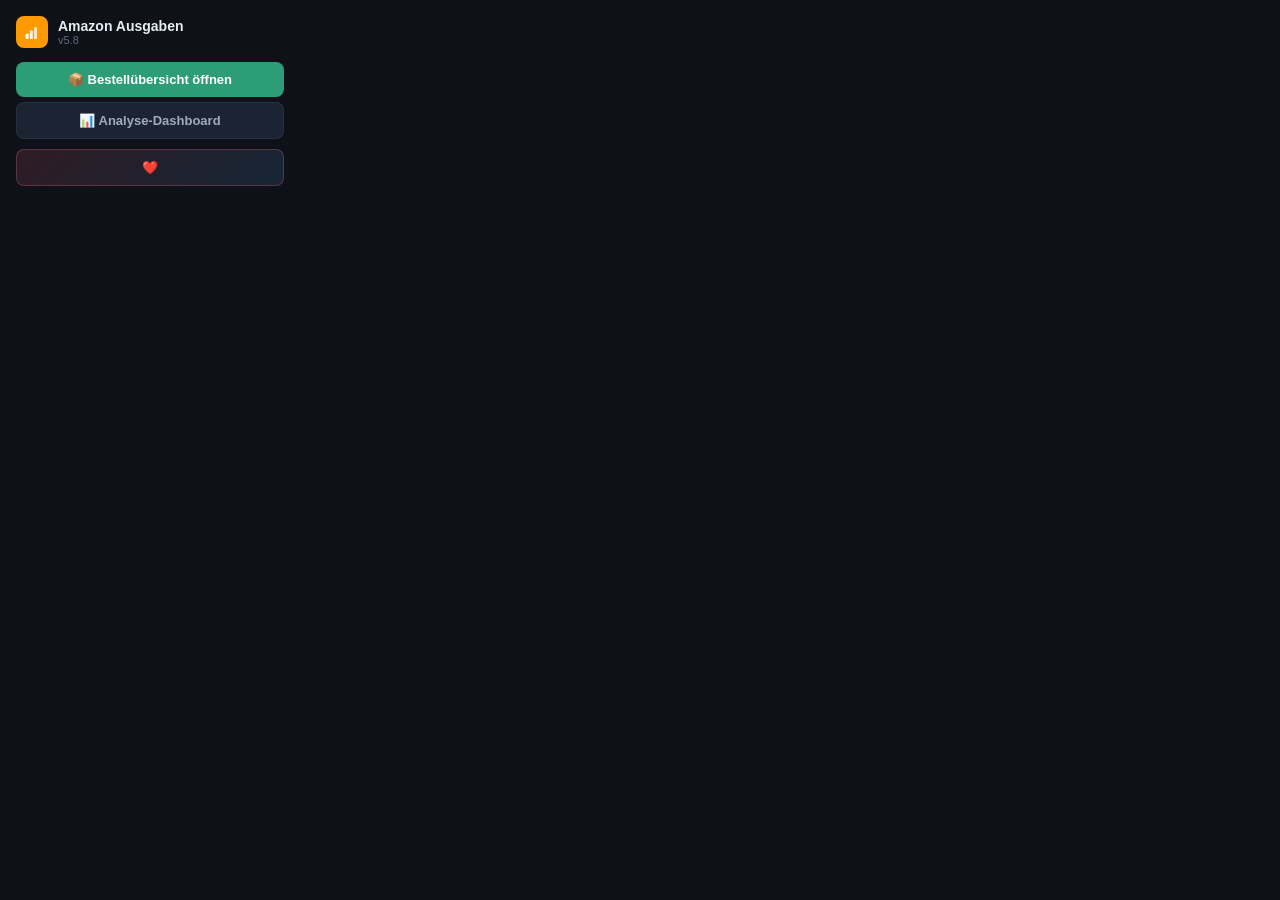
<file: amazon-extension/popup.html>
<!DOCTYPE html>
<html>
<head>
<meta charset="UTF-8">
<style>
*{margin:0;padding:0;box-sizing:border-box}
body{width:300px;background:#0E1117;color:#E6EDF3;font-family:-apple-system,BlinkMacSystemFont,'Segoe UI',sans-serif;font-size:13px;padding:16px}
.hdr{display:flex;align-items:center;gap:10px;margin-bottom:14px}
.logo{width:32px;height:32px;border-radius:8px;background:#FF9900;display:flex;align-items:center;justify-content:center;font-size:16px}
h1{font-size:14px;font-weight:700}
.sub{font-size:11px;color:#5E6B80}
.btn{display:block;width:100%;padding:10px;border-radius:8px;border:none;font-size:13px;font-weight:600;cursor:pointer;text-align:center;text-decoration:none;font-family:inherit;margin:5px 0;transition:all 0.15s}
.primary{background:#2D9D78;color:#fff}
.primary:hover{background:#34b388}
.secondary{background:#1C2333;color:#9EABBE;border:1px solid rgba(255,255,255,0.06)}
.secondary:hover{background:rgba(255,255,255,0.08)}
.info{font-size:11px;color:#5E6B80;margin-top:10px;line-height:1.5}
</style>
</head>
<body>
  <div class="hdr">
    <div class="logo"><svg width="18" height="18" viewBox="0 0 128 128"><rect x="18" y="76" width="22" height="38" rx="6" fill="#fff"/><rect x="48" y="54" width="22" height="60" rx="6" fill="#fff" opacity=".88"/><rect x="78" y="30" width="22" height="84" rx="6" fill="#fff" opacity=".72"/></svg></div>
    <div><h1 id="title">Amazon Ausgaben</h1><div class="sub">v5.8</div></div>
  </div>

  <a class="btn primary" id="orderLink" href="https://www.amazon.de/gp/your-account/order-history" target="_blank">📦 Bestellübersicht öffnen</a>
  <button class="btn secondary" id="openDashboard">📊 Analyse-Dashboard</button>

  <div class="info" id="instructions"></div>

  <a class="btn secondary" id="donateLink" href="https://www.paypal.com/donate/?hosted_button_id=LBAGVGGLPXMYQ" target="_blank" rel="noopener" style="margin-top:10px;text-decoration:none;background:linear-gradient(135deg,rgba(232,93,117,0.15),rgba(76,158,235,0.15));border-color:rgba(232,93,117,0.3);color:#E85D75" id="donateBtn">❤️</a>

  <script src="popup.js"></script>
</body>
</html>
</file>
<file: amazon-extension/dashboard.css>
:root, [data-theme="dark"] {
  --bg:#0B0E14;--bg2:#12161F;--bg3:#1A1F2E;--bg4:#232A3B;
  --t1:#E6EDF3;--t2:#8B99AE;--t3:#4A5568;
  --accent:#2D9D78;--accent2:#4C9EEB;
  --mono:'DM Mono','JetBrains Mono','SF Mono',monospace;
  --sans:'DM Sans','Manrope',system-ui,sans-serif;
  --border:1px solid rgba(255,255,255,0.05);--r:12px;
  --modal-overlay:rgba(0,0,0,0.75);
  --shadow:0 2px 8px rgba(0,0,0,0.3);
  --input-border:rgba(255,255,255,0.08);
  --hover-bg:rgba(255,255,255,0.06);
  --row-border:1px solid rgba(255,255,255,0.02);
  --export-border:rgba(255,255,255,0.1);
  --export-hover-bg:rgba(255,255,255,0.08);
  --export-hover-border:rgba(255,255,255,0.2);
}
[data-theme="light"] {
  --bg:#F5F6FA;--bg2:#FFFFFF;--bg3:#EDF0F5;--bg4:#E2E6EE;
  --t1:#1A1D26;--t2:#4A5568;--t3:#8896A7;
  --accent:#1F8A63;--accent2:#3B82C4;
  --border:1px solid rgba(0,0,0,0.08);
  --modal-overlay:rgba(0,0,0,0.4);
  --shadow:0 2px 8px rgba(0,0,0,0.08);
  --input-border:rgba(0,0,0,0.12);
  --hover-bg:rgba(0,0,0,0.03);
  --row-border:1px solid rgba(0,0,0,0.04);
  --export-border:rgba(0,0,0,0.12);
  --export-hover-bg:rgba(0,0,0,0.04);
  --export-hover-border:rgba(0,0,0,0.2);
}
*{margin:0;padding:0;box-sizing:border-box}
body{background:var(--bg);color:var(--t1);font-family:var(--sans);font-size:13px;line-height:1.5}
@import url('https://fonts.googleapis.com/css2?family=DM+Mono:wght@400;500&family=DM+Sans:wght@400;500;600;700;800&display=swap');
.header{padding:12px 20px;border-bottom:var(--border);background:var(--bg2);display:flex;align-items:center;justify-content:space-between;flex-wrap:wrap;gap:8px}
.logo-area{display:flex;align-items:center;gap:10px}
.logo{width:30px;height:30px;border-radius:7px;background:#FF9900;display:flex;align-items:center;justify-content:center;font-size:15px}
.logo-text{font-family:var(--mono);font-size:14px;font-weight:800}
.nav{display:flex;gap:3px}
.nav-btn{padding:7px 16px;border-radius:8px;border:none;background:transparent;color:var(--t3);cursor:pointer;font-size:12px;font-weight:600;font-family:var(--sans);transition:all 0.15s}
.nav-btn.active{background:var(--bg4);color:var(--t1)}
.years{display:flex;gap:3px}
.yr-btn{padding:4px 10px;border-radius:8px;border:none;background:transparent;color:var(--t3);cursor:pointer;font-size:11px;font-weight:600;font-family:var(--sans);transition:all 0.15s}
.yr-btn.active{background:var(--bg4);color:var(--t1)}
.main{max-width:1160px;margin:0 auto;padding:20px 16px}
.card{background:var(--bg2);border-radius:var(--r);border:var(--border);padding:20px;margin-bottom:14px}
.label{font-size:10px;font-weight:700;color:var(--t3);text-transform:uppercase;letter-spacing:0.1em;margin-bottom:10px}
.kpi-grid{display:grid;grid-template-columns:repeat(auto-fit,minmax(150px,1fr));gap:12px;margin-bottom:16px}
.kpi-val{font-size:22px;font-weight:800;font-family:var(--mono);letter-spacing:-0.03em}
.kpi-label{font-size:10px;color:var(--t3);text-transform:uppercase;letter-spacing:0.08em;margin-top:2px}
.chart-grid{display:grid;gap:14px;margin-bottom:16px}
.cat-row{display:flex;align-items:center;gap:6px;padding:4px 8px;border-radius:6px;cursor:pointer;transition:background 0.15s}
.cat-row:hover{background:var(--bg3)}
.cat-dot{width:8px;height:8px;border-radius:2px;flex-shrink:0}
.cat-name{font-size:11px;flex:1}
.cat-val{font-size:11px;font-family:var(--mono);color:var(--t2)}
.order-row{display:flex;justify-content:space-between;align-items:center;padding:8px;border-radius:8px;cursor:pointer;border-bottom:var(--row-border)}
.order-row:hover{background:var(--bg3)}
.tag{display:inline-flex;align-items:center;gap:3px;padding:2px 8px;border-radius:5px;font-size:10px}
.top-row{display:flex;align-items:center;gap:10px;padding:8px 10px;border-radius:8px}
.pill{padding:5px 14px;border-radius:20px;border:none;cursor:pointer;font-size:11px;font-weight:600;font-family:var(--sans);transition:all 0.15s}
.pill.active{background:var(--accent);color:#fff}
.pill:not(.active){background:var(--bg3);color:var(--t3)}
.filter-btn{display:inline-flex;align-items:center;gap:4px;padding:4px 10px;border-radius:6px;font-size:11px;font-weight:600;cursor:pointer;border:1px solid transparent;transition:all 0.15s;font-family:var(--sans);background:var(--bg3);color:var(--t3)}
.search-input{padding:9px 14px;border-radius:8px;border:1px solid var(--input-border);background:var(--bg3);color:var(--t1);font-size:13px;font-family:var(--sans);outline:none;width:200px}
.modal-bg{position:fixed;inset:0;background:var(--modal-overlay);backdrop-filter:blur(8px);display:flex;align-items:center;justify-content:center;z-index:100}
.modal{background:var(--bg2);border-radius:16px;border:var(--border);padding:24px;width:92%;max-width:560px;max-height:82vh;overflow:auto}
.modal table{width:100%;border-collapse:collapse}
.modal th{padding:6px 10px;font-size:9px;font-weight:700;color:var(--t3);text-transform:uppercase;letter-spacing:0.08em;text-align:left;border-bottom:var(--border)}
.modal td{padding:10px;border-bottom:1px solid rgba(255,255,255,0.02);font-size:12px}
.cat-picker{display:flex;gap:3px;flex-wrap:wrap}
.cat-pick-btn{font-size:9px;padding:2px 6px;border-radius:6px;font-weight:600;cursor:pointer;border:1px solid transparent;transition:all 0.15s;font-family:var(--sans);background:var(--bg3);color:var(--t3)}
.import-area{max-width:500px}
.file-input{margin-bottom:10px;font-size:12px;color:var(--t2)}
.textarea{padding:9px 14px;border-radius:8px;border:1px solid var(--input-border);background:var(--bg3);color:var(--t1);font-size:11px;font-family:var(--mono);width:100%;height:120px;resize:vertical;outline:none;box-sizing:border-box}
.btn{padding:10px 20px;border-radius:8px;border:none;font-size:13px;font-weight:600;cursor:pointer;font-family:var(--sans);transition:all 0.15s}
.btn-primary{background:var(--accent);color:#fff}
.btn-ghost{background:transparent;color:var(--t3);border:var(--border)}
.export-btn{padding:5px 12px;border-radius:6px;border:1px solid var(--export-border);background:var(--bg3);color:var(--t2);font-size:11px;font-weight:600;cursor:pointer;font-family:var(--sans);transition:all 0.15s;white-space:nowrap}
.export-btn:hover{background:var(--export-hover-bg);color:var(--t1);border-color:var(--export-hover-border)}
.lang-switch{display:flex;gap:2px;margin-left:8px}
.lang-btn{padding:3px 8px;border-radius:5px;border:1px solid var(--export-border);background:var(--bg3);color:var(--t3);font-size:10px;font-weight:700;cursor:pointer;font-family:var(--mono);transition:all 0.15s;letter-spacing:0.05em}
.lang-btn.active{background:var(--accent);color:#fff;border-color:var(--accent)}
.lang-btn:hover:not(.active){background:var(--hover-bg)}
.donate-banner{margin-bottom:12px;padding:8px 14px;border-radius:8px;background:linear-gradient(135deg,rgba(232,93,117,0.08),rgba(76,158,235,0.08));border:1px solid rgba(232,93,117,0.15);text-align:center}
.donate-link{color:#E85D75;font-size:12px;font-weight:600;text-decoration:none;font-family:var(--sans);transition:color 0.15s}
.donate-link:hover{color:#FF7B93;text-decoration:underline}
.theme-btn{padding:3px 8px;border-radius:5px;border:1px solid var(--export-border);background:var(--bg3);color:var(--t3);font-size:12px;cursor:pointer;transition:all 0.15s;line-height:1;display:flex;align-items:center}
.theme-btn:hover{background:var(--hover-bg)}
</file>
